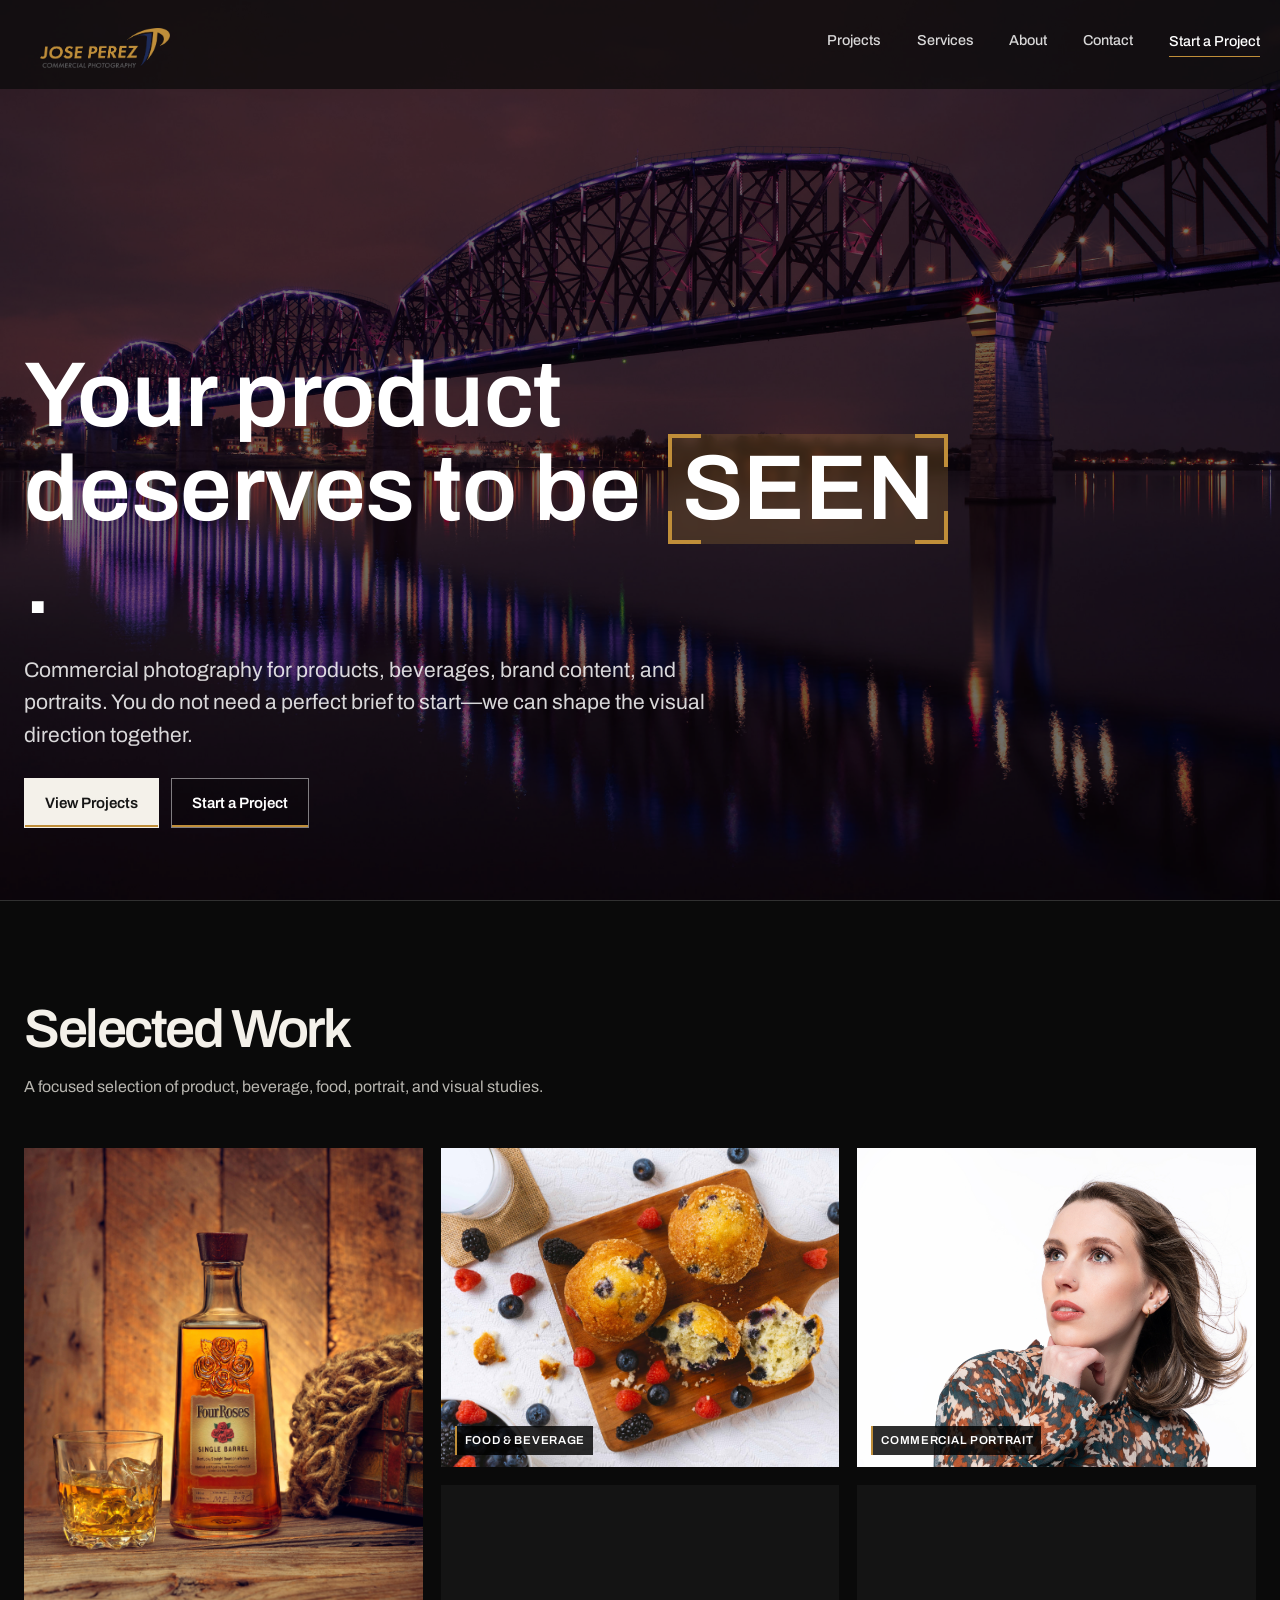
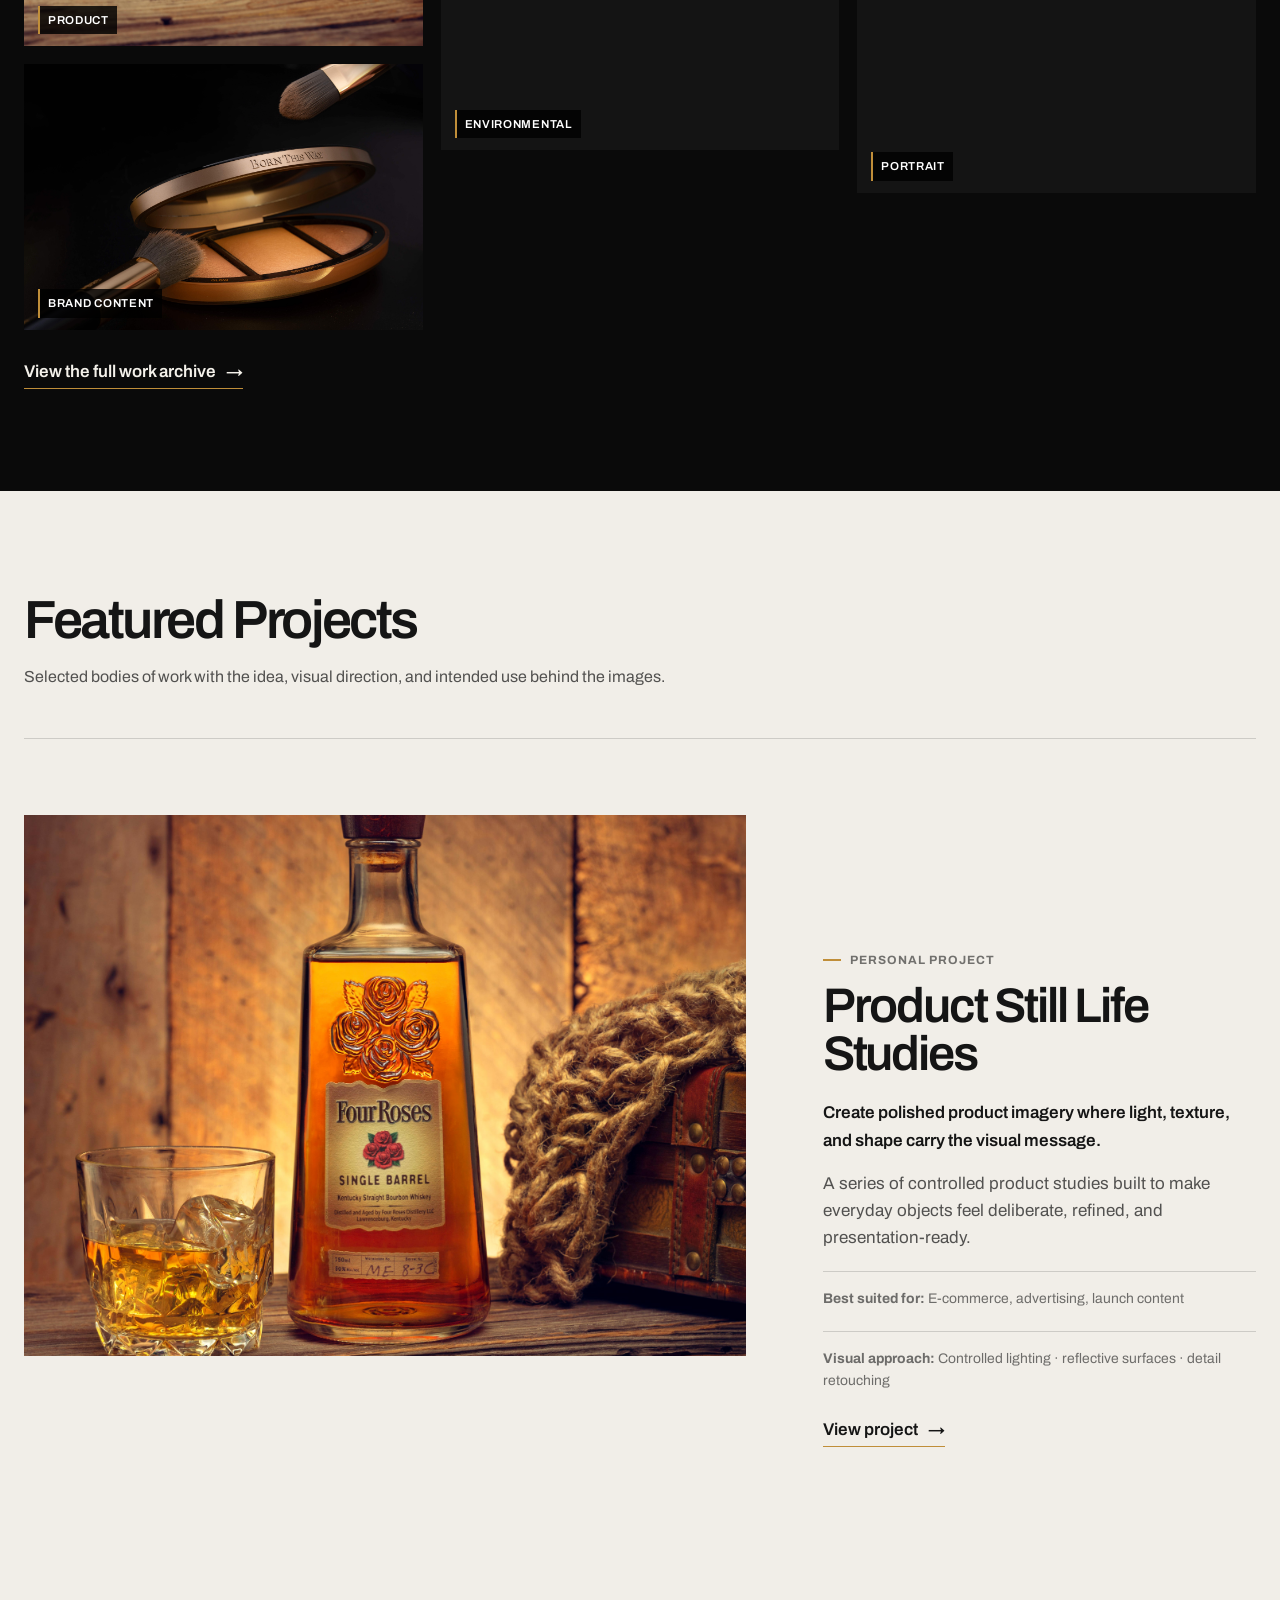
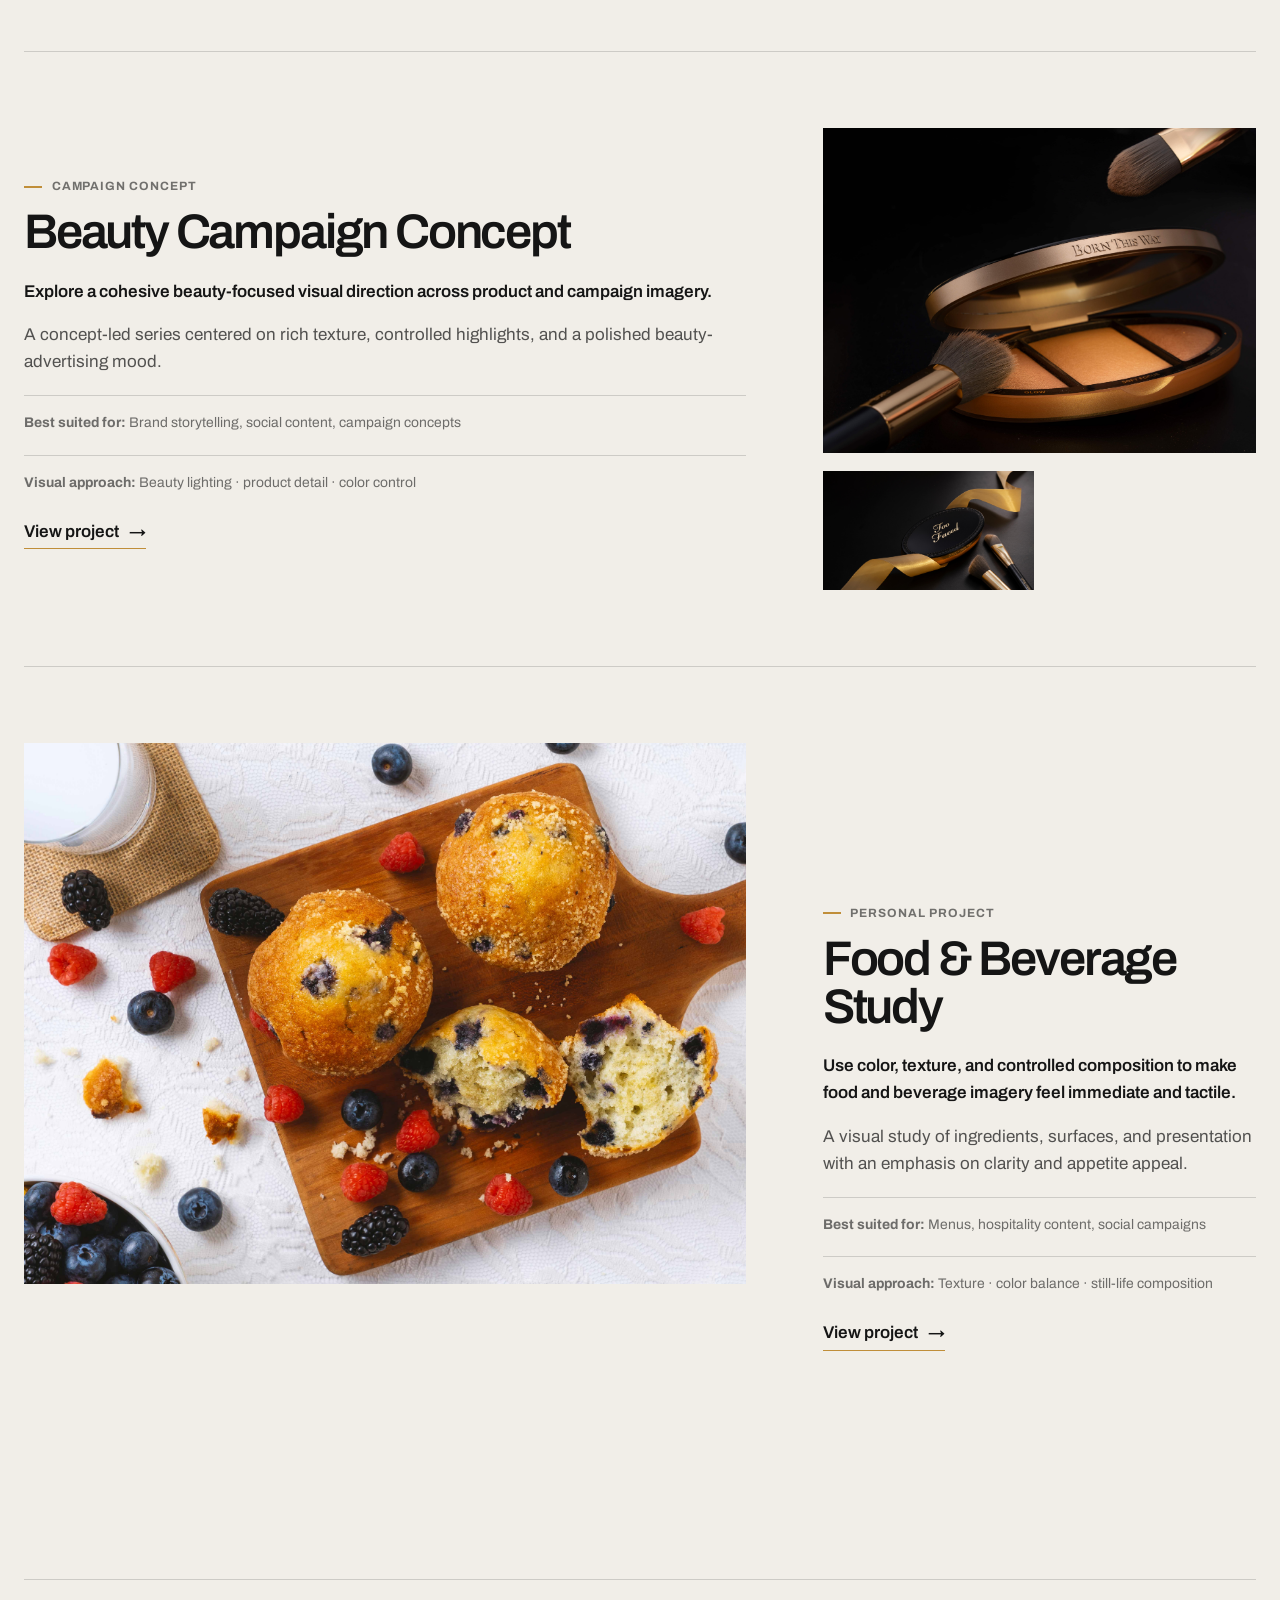
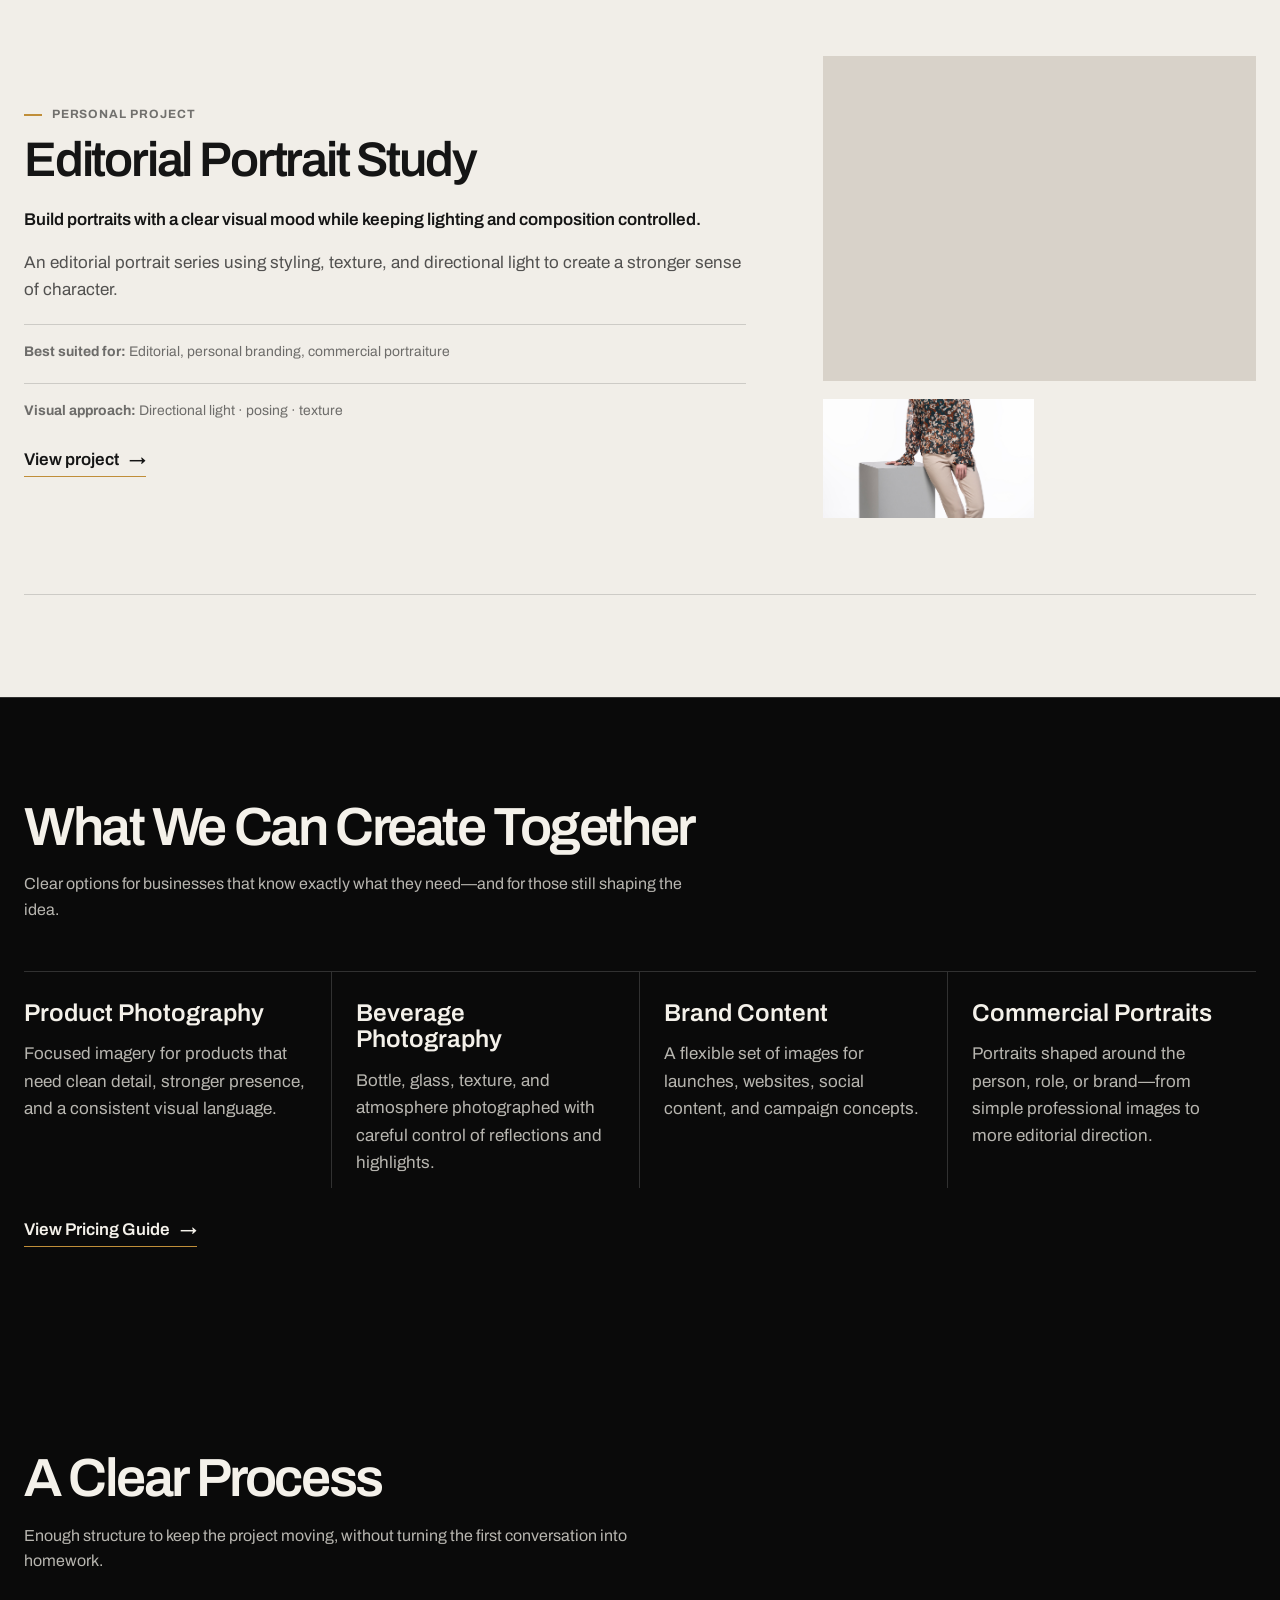
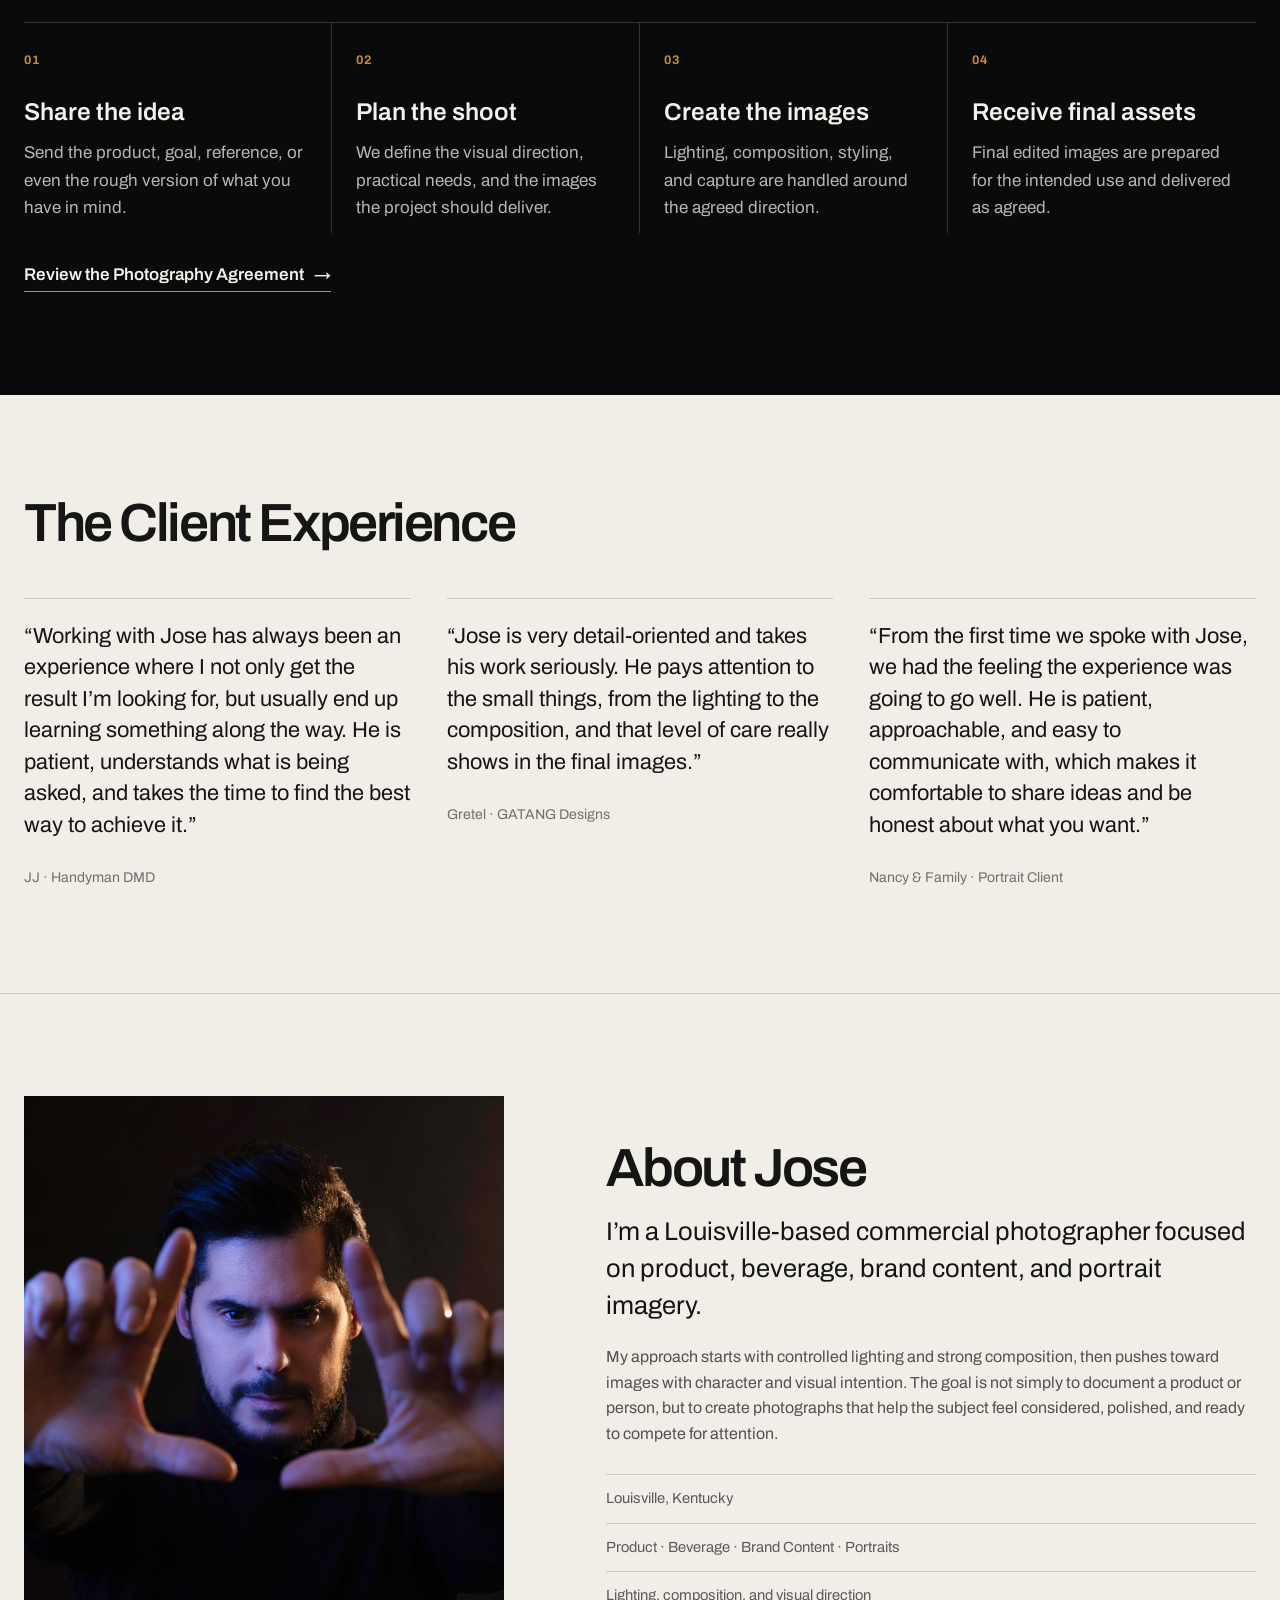
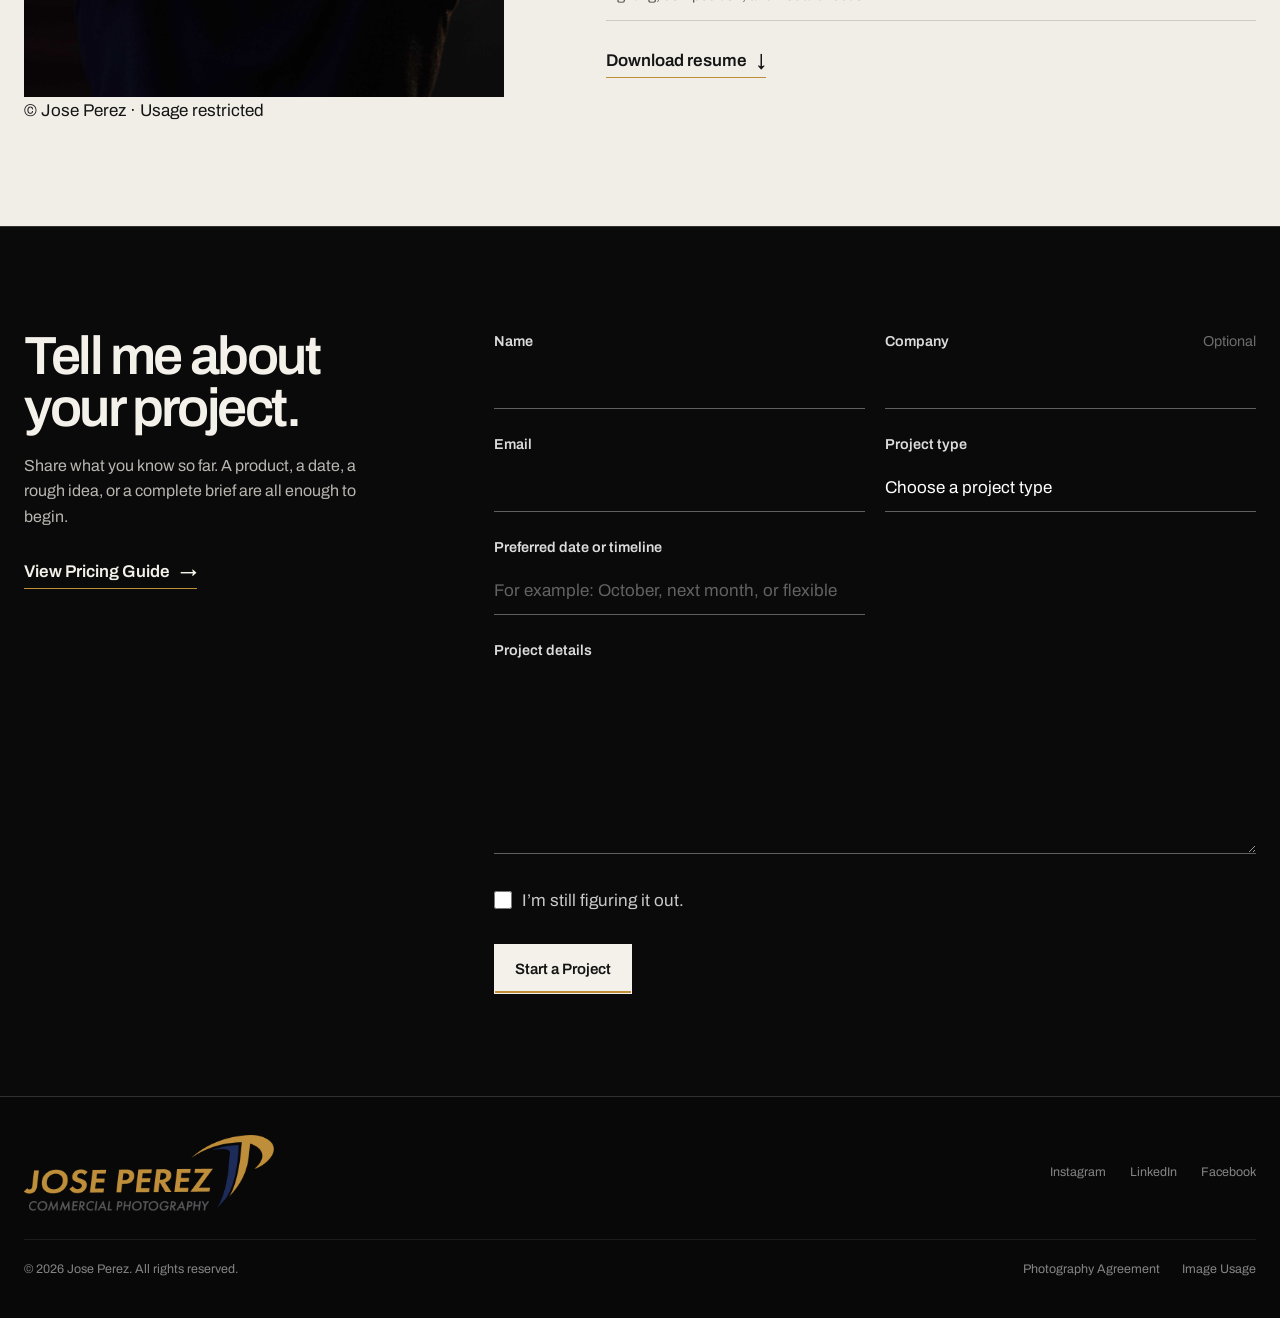
<file: index.html>
<!DOCTYPE html>
<html lang="en">
<head>
  <meta charset="UTF-8" />
  <meta name="viewport" content="width=device-width, initial-scale=1.0" />
  <meta name="description" content="Commercial product, beverage, brand content, and portrait photography by Jose Perez in Louisville, Kentucky." />

  <!-- Google tag (gtag.js) -->
  <script async src="https://www.googletagmanager.com/gtag/js?id=G-4EHWHLPM66"></script>
  <script>
    window.dataLayer = window.dataLayer || [];
    function gtag(){dataLayer.push(arguments);}
    gtag('js', new Date());
    gtag('config', 'G-4EHWHLPM66');
  </script>

  <link rel="preconnect" href="https://fonts.googleapis.com" />
  <link rel="preconnect" href="https://fonts.gstatic.com" crossorigin />
  <link href="https://fonts.googleapis.com/css2?family=Archivo:wght@400;500;600;700&display=swap" rel="stylesheet" />
  <link rel="preload" as="image" href="images/product/0-20.jpg" fetchpriority="high" />

  <link rel="stylesheet" href="css/styles.css" />
  <title>Jose Perez | Commercial Photographer</title>
</head>
<body class="page-home">
  <div id="header"></div>

  <!-- Immediate visual fallback. JS replaces this progressively with a session-stable random selection. -->
  <div id="cont_background" class="hero-background" aria-hidden="true"></div>

  <main id="main-content">
    <!-- HERO -->
    <section id="top" class="hero-section">
      <div class="hero-inner">
        <h1 class="hero-title">
          Your product deserves to be
          <span class="viewfinder-word">
            <span class="viewfinder-blur" aria-hidden="true"></span>
            <span class="viewfinder-text">seen</span>
          </span>.
        </h1>
        <p class="hero-copy">
          Commercial photography for products, beverages, brand content, and portraits. You do not need a perfect brief to start—we can shape the visual direction together.
        </p>
        <div class="hero-actions">
          <a class="button button-primary" href="#projects">View Projects</a>
          <a class="button button-secondary" href="#contact">Start a Project</a>
        </div>
   <!--  <img class="hero-logo hero-signature" src="images/Logocolor.png" alt="Jose Perez Commercial Photography" />-->   
      </div>
    </section>

    <!-- SELECTED WORK -->
    <section id="selected-work" class="section section-dark selected-work-section">
      <div class="section-shell">
        <div class="section-heading section-heading-left">
          <h2>Selected Work</h2>
          <p>A focused selection of product, beverage, food, portrait, and visual studies.</p>
        </div>

        <div id="selectedWorkGrid" class="selected-work-grid" aria-live="polite"></div>

        <a class="text-link" href="gallery.html?service=photography">View the full work archive <span aria-hidden="true">→</span></a>
      </div>
    </section>

    <!-- FEATURED PROJECTS -->
    <section id="projects" class="section section-light projects-section">
      <div class="section-shell">
        <div class="section-heading section-heading-left">
          <h2>Featured Projects</h2>
          <p>Selected bodies of work with the idea, visual direction, and intended use behind the images.</p>
        </div>
        <div id="featuredProjects" class="projects-list" aria-live="polite"></div>
      </div>
    </section>

    <!-- SERVICES -->
    <section id="services" class="section section-dark services-section">
      <div class="section-shell">
        <div class="section-heading section-heading-left">
          <h2>What We Can Create Together</h2>
          <p>Clear options for businesses that know exactly what they need—and for those still shaping the idea.</p>
        </div>
        <div id="servicesGrid" class="services-grid"></div>
        <div class="services-actions">
          <a
            class="text-link"
            href="data/Jose_Perez_Commercial_Photography_Pricing_Guide.pdf"
            target="_blank"
          >
            View Pricing Guide <span aria-hidden="true">→</span>
          </a>
        </div>
      </div>
      
    </section>

    <!-- PROCESS -->
    <section id="process" class="section section-dark process-section">
      <div class="section-shell">
        <div class="section-heading section-heading-left">
          <h2>A Clear Process</h2>
          <p>Enough structure to keep the project moving, without turning the first conversation into homework.</p>
          
        </div>
        <ol id="processGrid" class="process-grid"></ol>
        <a class="text-link"  href="data/Jose_Perez_Commercial_Photography_Agreement.pdf"  target="_blank"> Review the Photography Agreement <span aria-hidden="true">→</span></a>
      </div>
    </section>

    <!-- TESTIMONIALS: JS hides the entire section if none are published -->
    <section id="client-experience" class="section section-light testimonials-section" hidden>
      <div class="section-shell">
        <div class="section-heading section-heading-left">
          <h2>The Client Experience</h2>
        </div>
        <div id="testimonialsGrid" class="testimonials-grid"></div>
      </div>
    </section>

    <!-- ABOUT -->
    <section id="about" class="section section-light about-section">
      <div class="section-shell about-layout">
        <div class="about-image-wrap image-protected">
          <img class="protected-photo" src="images/selfportrait/0-3.jpg" alt="Portrait of photographer Jose Perez" loading="lazy" decoding="async" draggable="false" />
          <span class="image-rights-mark">© Jose Perez · Usage restricted</span>
        </div>
        <div class="about-copy">
          <h2>About Jose</h2>
          <p id="aboutLead" class="about-lead"></p>
          <p id="aboutBody"></p>
          <div id="aboutHighlights" class="about-highlights"></div>
          <a class="text-link resume-link" href="data/RESUME_PEREZ.pdf" download>Download resume <span aria-hidden="true">↓</span></a>
        </div>
      </div>
    </section>

    <!-- CONTACT -->
    <section id="contact" class="section section-dark contact-section">
      <div class="section-shell contact-layout">
        <div class="contact-copy">
          <h2>Tell me about your project.</h2>
        
          <p>
            Share what you know so far. A product, a date, a rough idea,
            or a complete brief are all enough to begin.
          </p>
        
          <a
            class="text-link"
            href="data/Jose_Perez_Commercial_Photography_Pricing_Guide.pdf"
            target="_blank"
          >
            View Pricing Guide <span aria-hidden="true">→</span>
          </a>
        </div>

        <form id="contactForm" action="https://formsubmit.co/jlprezc@gmail.com" method="POST" class="contact-form">
          <div class="form-field">
            <label for="name">Name</label>
            <input type="text" name="name" id="name" autocomplete="name" required />
          </div>

          <div class="form-field">
            <label for="company">Company <span class="optional">Optional</span></label>
            <input type="text" name="company" id="company" autocomplete="organization" />
          </div>

          <div class="form-field">
            <label for="email">Email</label>
            <input type="email" name="email" id="email" autocomplete="email" required />
          </div>

          <div class="form-field">
            <label for="project_type">Project type</label>
            <select name="project_type" id="project_type">
              <option value="">Choose a project type</option>
            </select>
          </div>

          <div class="form-field">
            <label for="timeline">Preferred date or timeline</label>
            <input type="text" name="timeline" id="timeline" placeholder="For example: October, next month, or flexible" />
          </div>

          <div class="form-field form-field-full">
            <label for="message">Project details</label>
            <textarea name="message" id="message" rows="6" required></textarea>
          </div>

          <label class="form-check form-field-full" for="still_figuring">
            <input type="checkbox" name="still_figuring" id="still_figuring" value="Yes" />
            <span>I’m still figuring it out.</span>
          </label>

          <div class="form-actions form-field-full">
            <button type="submit" class="button button-primary">Start a Project</button>
          </div>

          <input type="hidden" name="_captcha" value="false" />
          <input type="hidden" name="_subject" value="New commercial photography inquiry" />
        </form>
      </div>
    </section>
  </main>

  <!-- LIGHTBOX -->
  <div id="popupOverlay" class="lightbox" role="dialog" aria-modal="true" aria-label="Expanded photograph" hidden>
    <button type="button" class="lightbox-close" id="closeLightbox" aria-label="Close image">×</button>
    <button type="button" class="lightbox-nav lightbox-prev" id="prevBtn" aria-label="Previous image">←</button>
    <img id="popupImage" class="protected-photo" alt="" draggable="false" />
    <a class="lightbox-rights" href="copyright.html">© Jose Perez · Images may not be reproduced or used without permission</a>
    <button type="button" class="lightbox-nav lightbox-next" id="nextBtn" aria-label="Next image">→</button>
  </div>

  <div class="popup" id="pop_up" role="status" aria-live="polite">
    <div class="innerpop">
      <button class="closeBtn" type="button" onclick="closePopup()" aria-label="Close message">×</button>
      <p>Thank you for your message. I'll respond shortly.</p>
    </div>
  </div>


  <footer class="site-footer" id="foot_bar">

    <div class="footer-main">
      <a class="site-footer-brand" href="index.html" aria-label="Jose Perez Photography">
        <img src="images/Logocolor.png" alt="" />
      </a>
  
      <div class="site-footer-links">
        <a href="https://www.instagram.com/jlperezc87" target="_blank" rel="noreferrer">
          Instagram
        </a>
        <a href="https://www.linkedin.com/in/jlperezc87" target="_blank" rel="noreferrer">
          LinkedIn
        </a>
        <a href="https://www.facebook.com/jlperezc" target="_blank" rel="noreferrer">
          Facebook
        </a>
      </div>
    </div>
  
    <div class="footer-bottom">
      <a href="copyright.html">
        <span id="copyright"></span>
      </a>
  
      <div class="footer-legal">
        <a
          href="data/Jose_Perez_Commercial_Photography_Agreement.pdf"
          target="_blank"
        >
          Photography Agreement
        </a>
  
        <a href="copyright.html">
          Image Usage
        </a>
      </div>
    </div>
  
  </footer>

  <script src="script/script.js"></script>
</body>
</html>
</file>
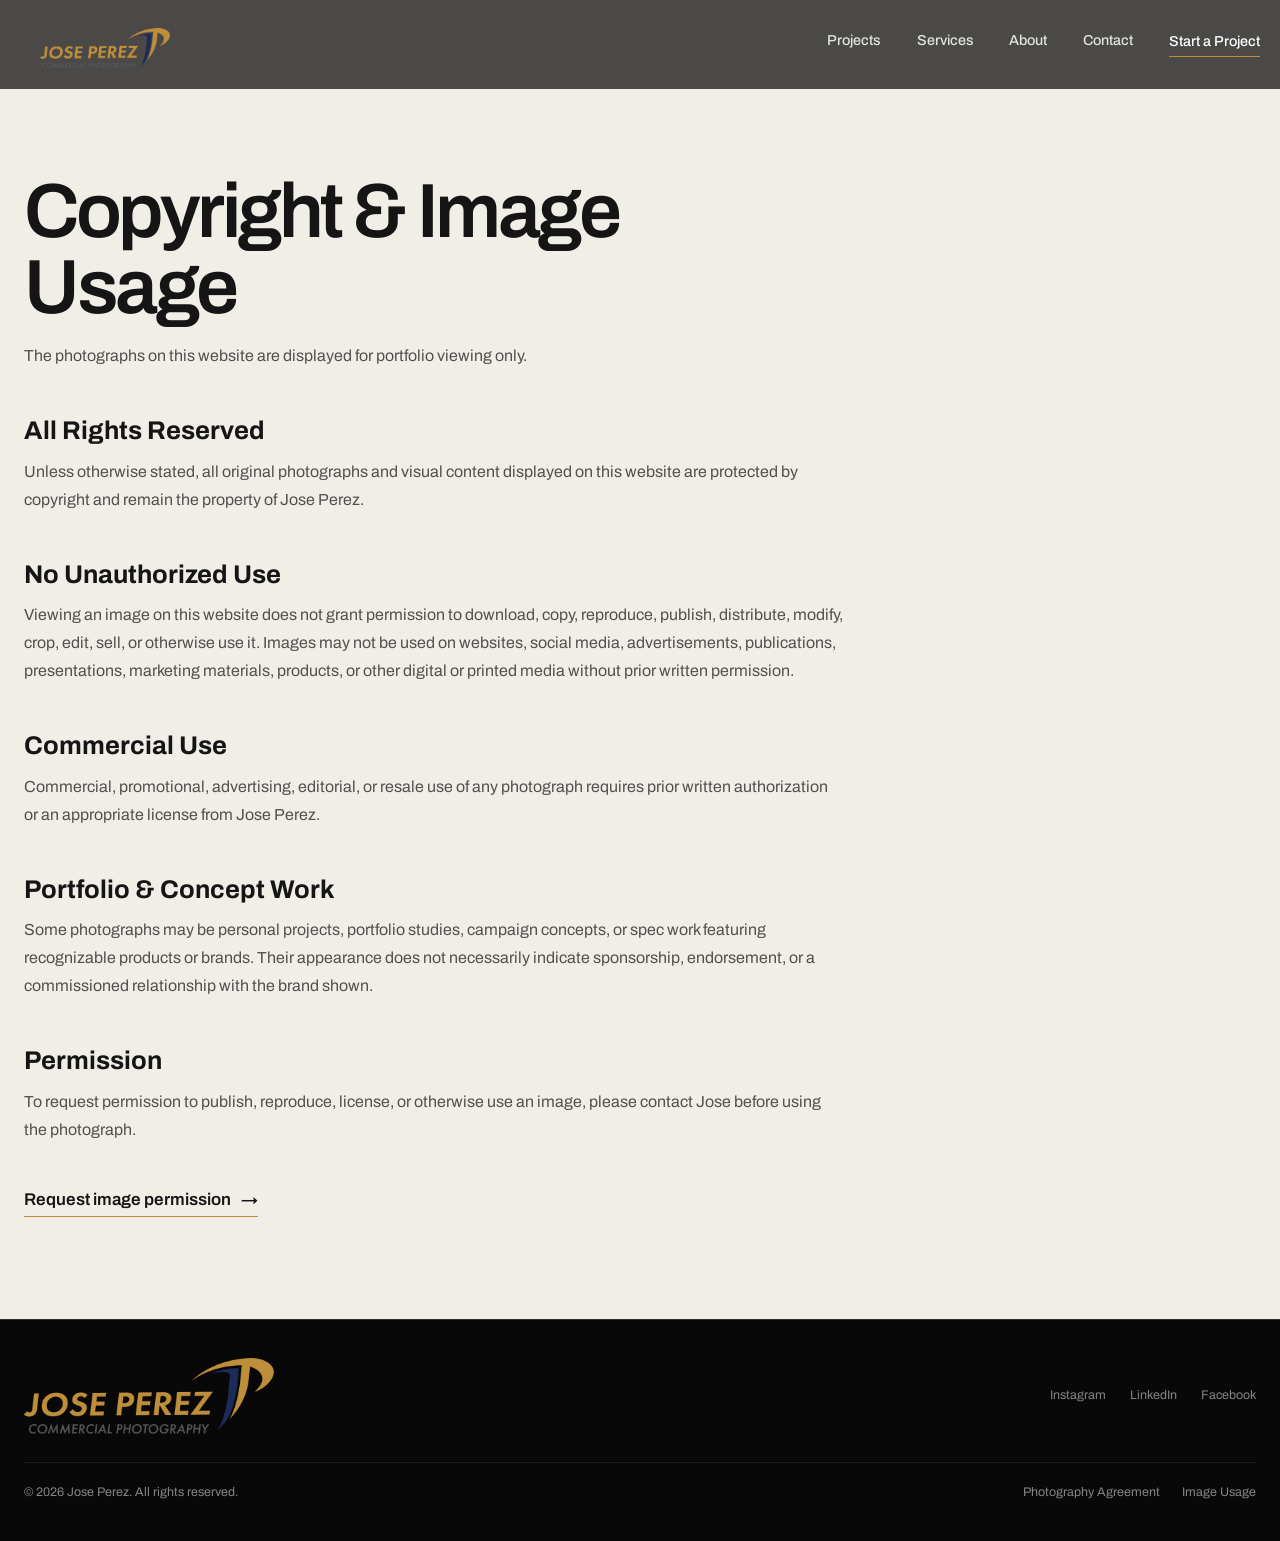
<file: copyright.html>
<!DOCTYPE html>
<html lang="en">
<head>
  <meta charset="UTF-8" />
  <meta name="viewport" content="width=device-width, initial-scale=1.0" />
  <meta
    name="description"
    content="Copyright and image usage terms for photography displayed on the Jose Perez Commercial Photography website."
  />

  <link rel="preconnect" href="https://fonts.googleapis.com" />
  <link rel="preconnect" href="https://fonts.gstatic.com" crossorigin />
  <link
    href="https://fonts.googleapis.com/css2?family=Archivo:wght@400;500;600;700&display=swap"
    rel="stylesheet"
  />

  <link rel="stylesheet" href="css/styles.css" />
  <title>Copyright & Image Usage | Jose Perez</title>
</head>

<body class="page-legal">
  <div id="header"></div>

  <main id="main-content">
    <section class="section section-light legal-page">
      <div class="section-shell">
        <div class="section-heading section-heading-left legal-heading">
          <h1>Copyright &amp; Image Usage</h1>
          <p>
            The photographs on this website are displayed for portfolio viewing only.
          </p>
        </div>

        <div class="legal-content">
          <h2>All Rights Reserved</h2>
          <p>
            Unless otherwise stated, all original photographs and visual content displayed
            on this website are protected by copyright and remain the property of Jose Perez.
          </p>

          <h2>No Unauthorized Use</h2>
          <p>
            Viewing an image on this website does not grant permission to download, copy,
            reproduce, publish, distribute, modify, crop, edit, sell, or otherwise use it.
            Images may not be used on websites, social media, advertisements, publications,
            presentations, marketing materials, products, or other digital or printed media
            without prior written permission.
          </p>

          <h2>Commercial Use</h2>
          <p>
            Commercial, promotional, advertising, editorial, or resale use of any photograph
            requires prior written authorization or an appropriate license from Jose Perez.
          </p>

          <h2>Portfolio &amp; Concept Work</h2>
          <p>
            Some photographs may be personal projects, portfolio studies, campaign concepts,
            or spec work featuring recognizable products or brands. Their appearance does not
            necessarily indicate sponsorship, endorsement, or a commissioned relationship with
            the brand shown.
          </p>

          <h2>Permission</h2>
          <p>
            To request permission to publish, reproduce, license, or otherwise use an image,
            please contact Jose before using the photograph.
          </p>

          <a class="text-link" href="index.html#contact">
            Request image permission <span aria-hidden="true">→</span>
          </a>
        </div>
      </div>
    </section>
  </main>

 
  <footer class="site-footer" id="foot_bar">

    <div class="footer-main">
      <a class="site-footer-brand" href="index.html" aria-label="Jose Perez Photography">
        <img src="images/Logocolor.png" alt="" />
      </a>
  
      <div class="site-footer-links">
        <a href="https://www.instagram.com/jlperezc87" target="_blank" rel="noreferrer">
          Instagram
        </a>
        <a href="https://www.linkedin.com/in/jlperezc87" target="_blank" rel="noreferrer">
          LinkedIn
        </a>
        <a href="https://www.facebook.com/jlperezc" target="_blank" rel="noreferrer">
          Facebook
        </a>
      </div>
    </div>
  
    <div class="footer-bottom">
      <a href="copyright.html">
        <span id="copyright"></span>
      </a>
  
      <div class="footer-legal">
        <a
          href="data/Jose_Perez_Commercial_Photography_Agreement.pdf"
          target="_blank"
        >
          Photography Agreement
        </a>
  
        <a href="copyright.html">
          Image Usage
        </a>
      </div>
    </div>
  
  </footer>

  <script src="script/script.js"></script>
</body>
</html>
</file>
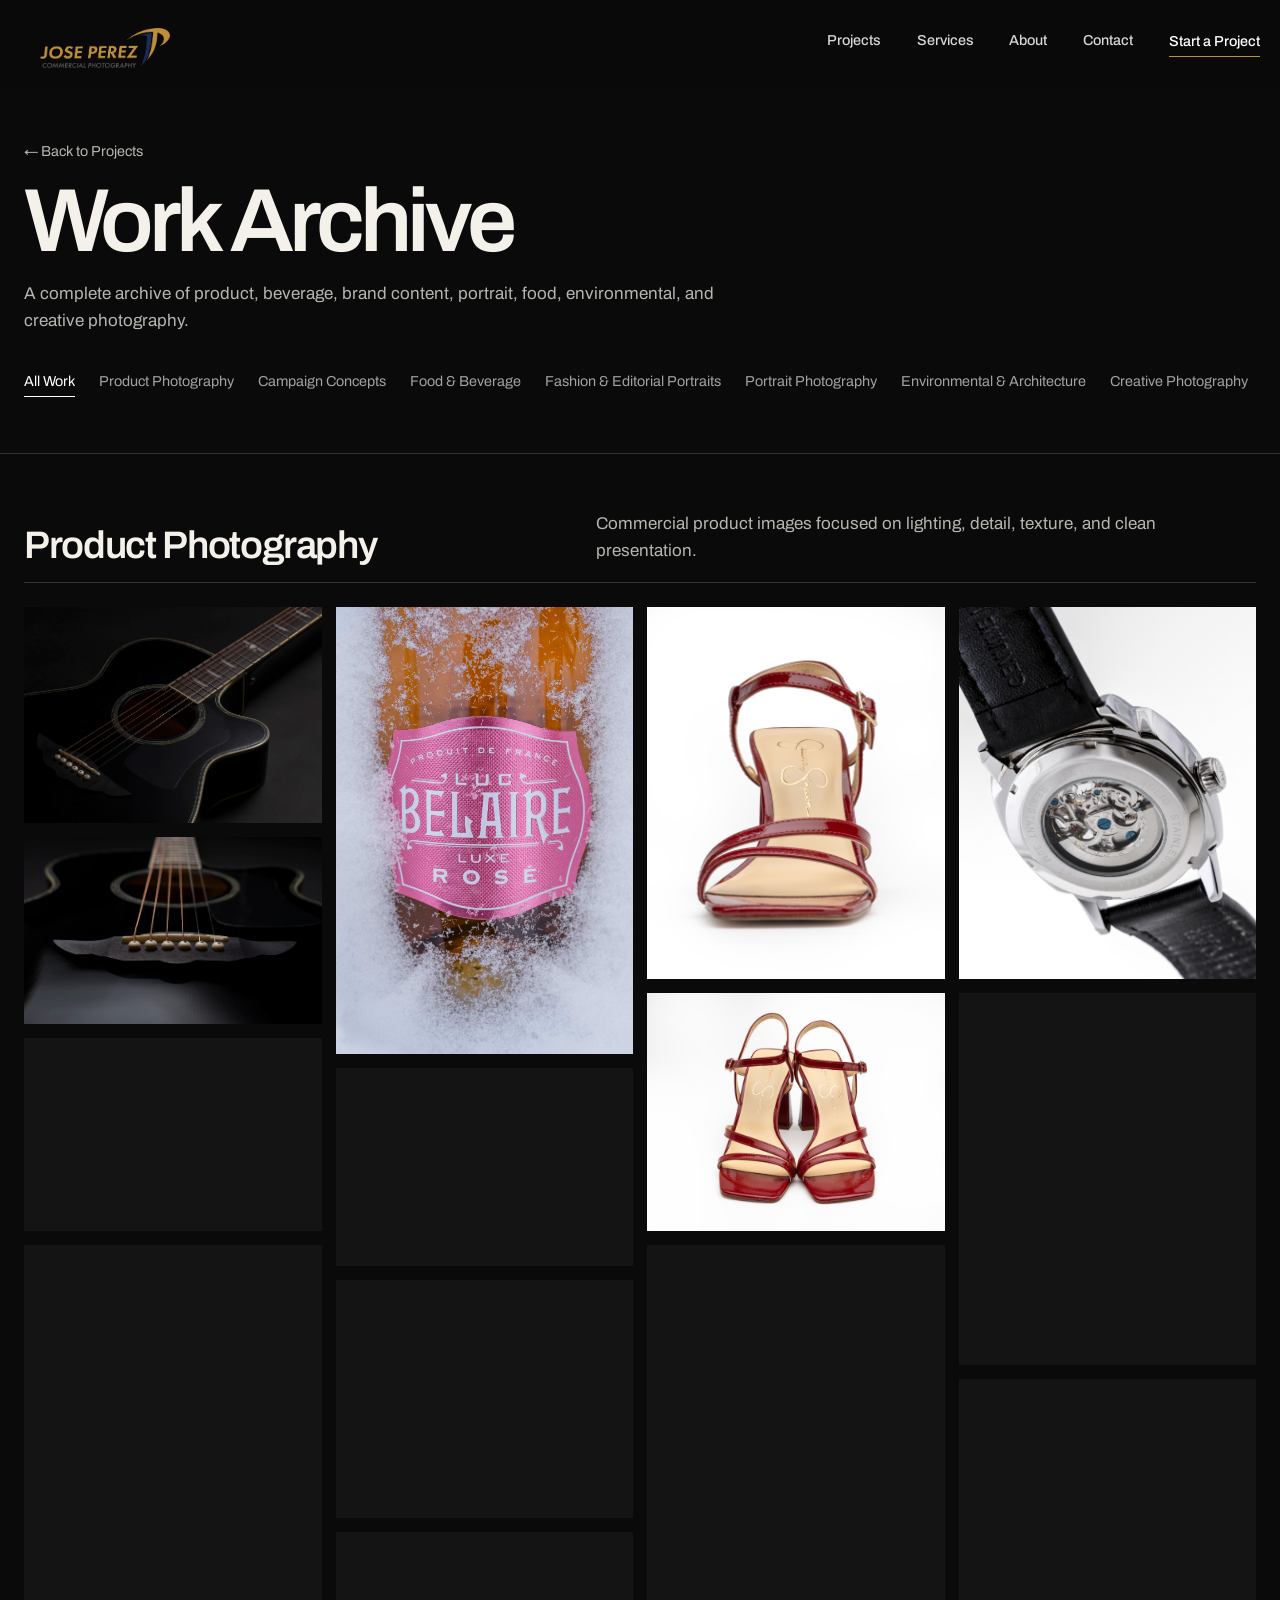
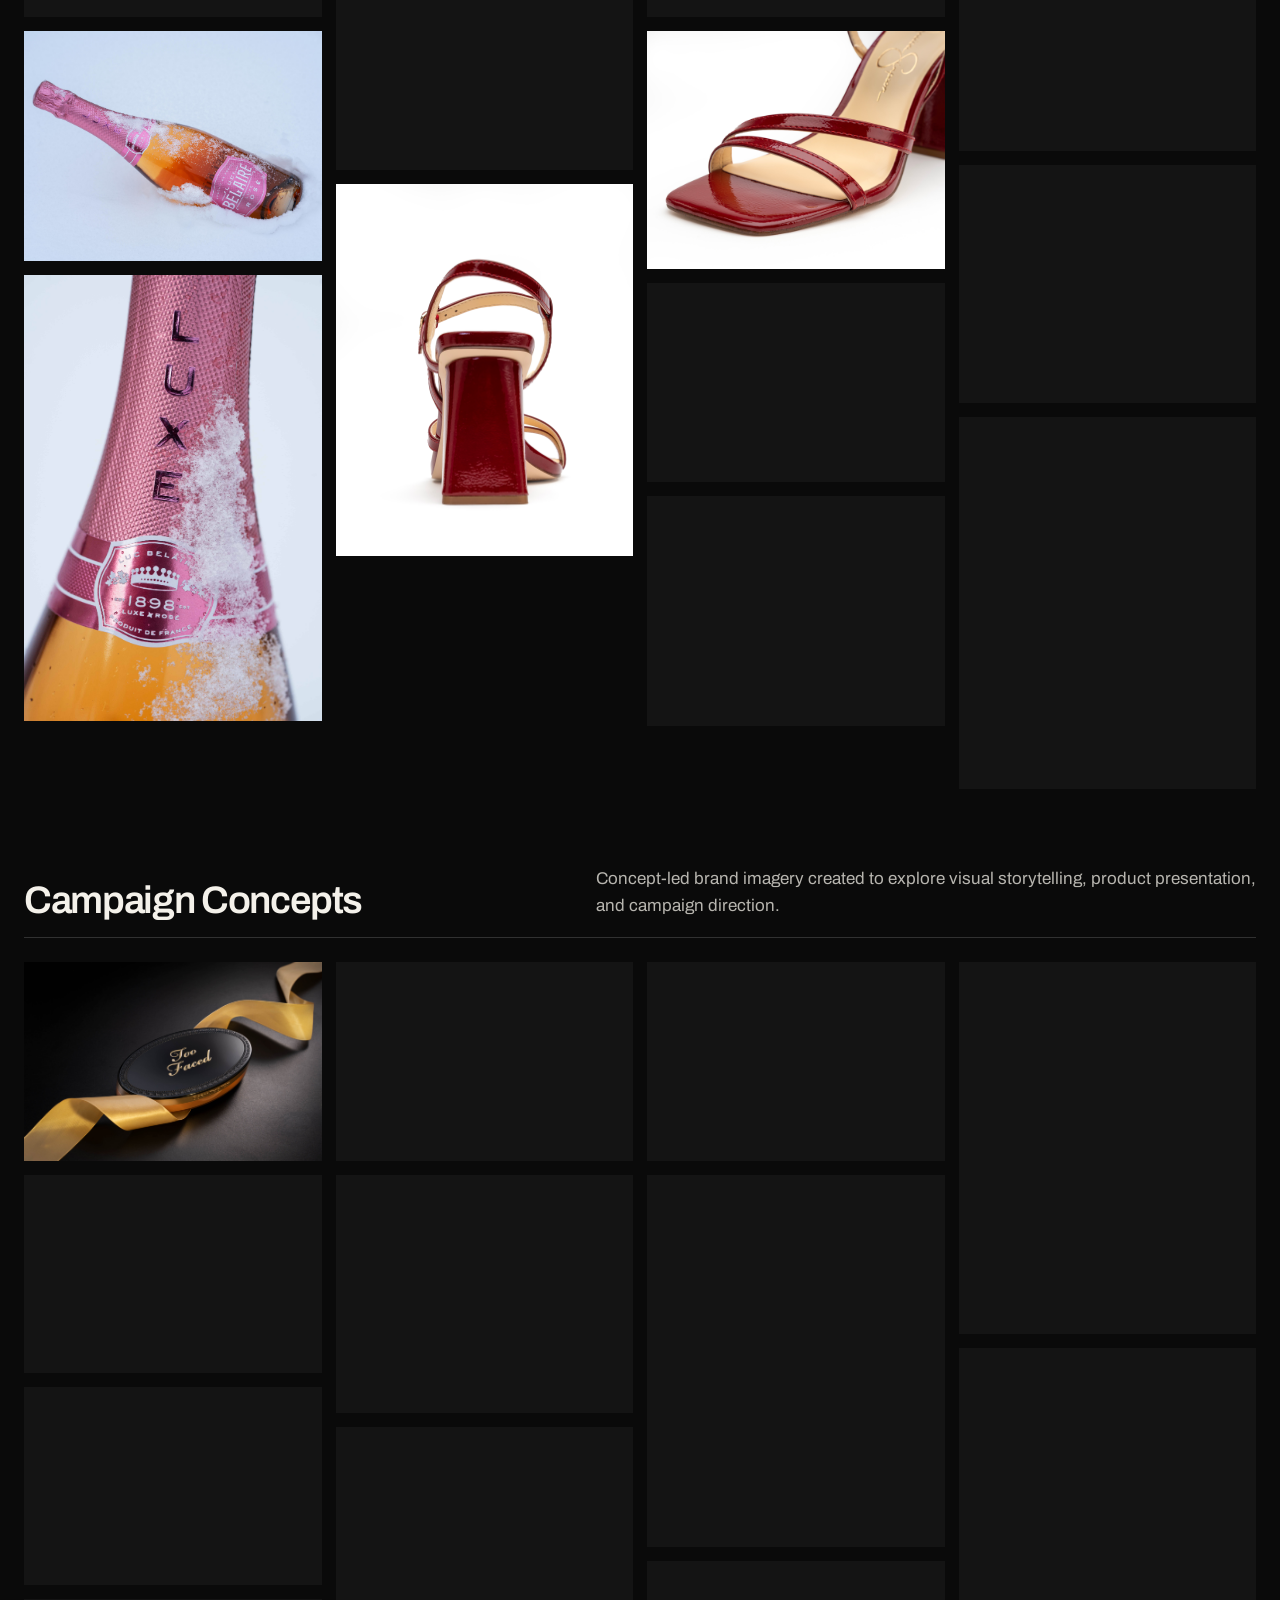
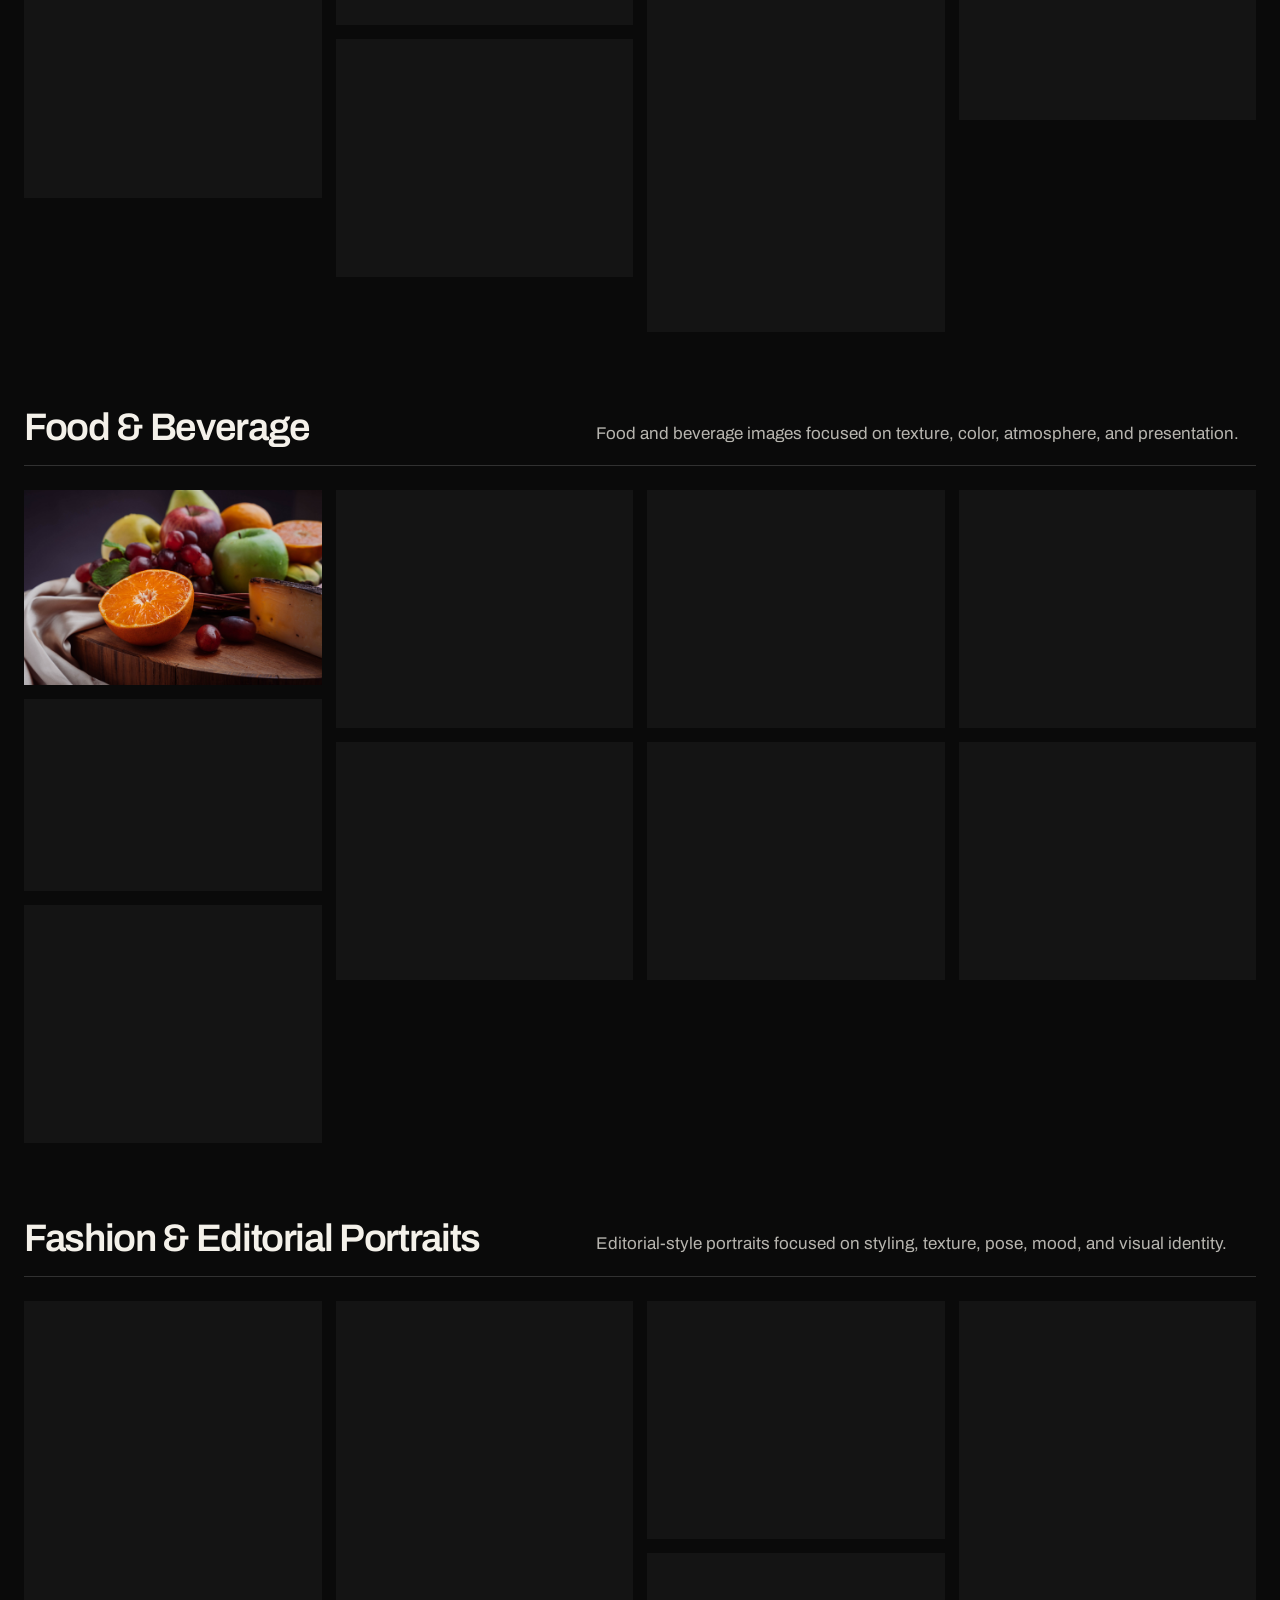
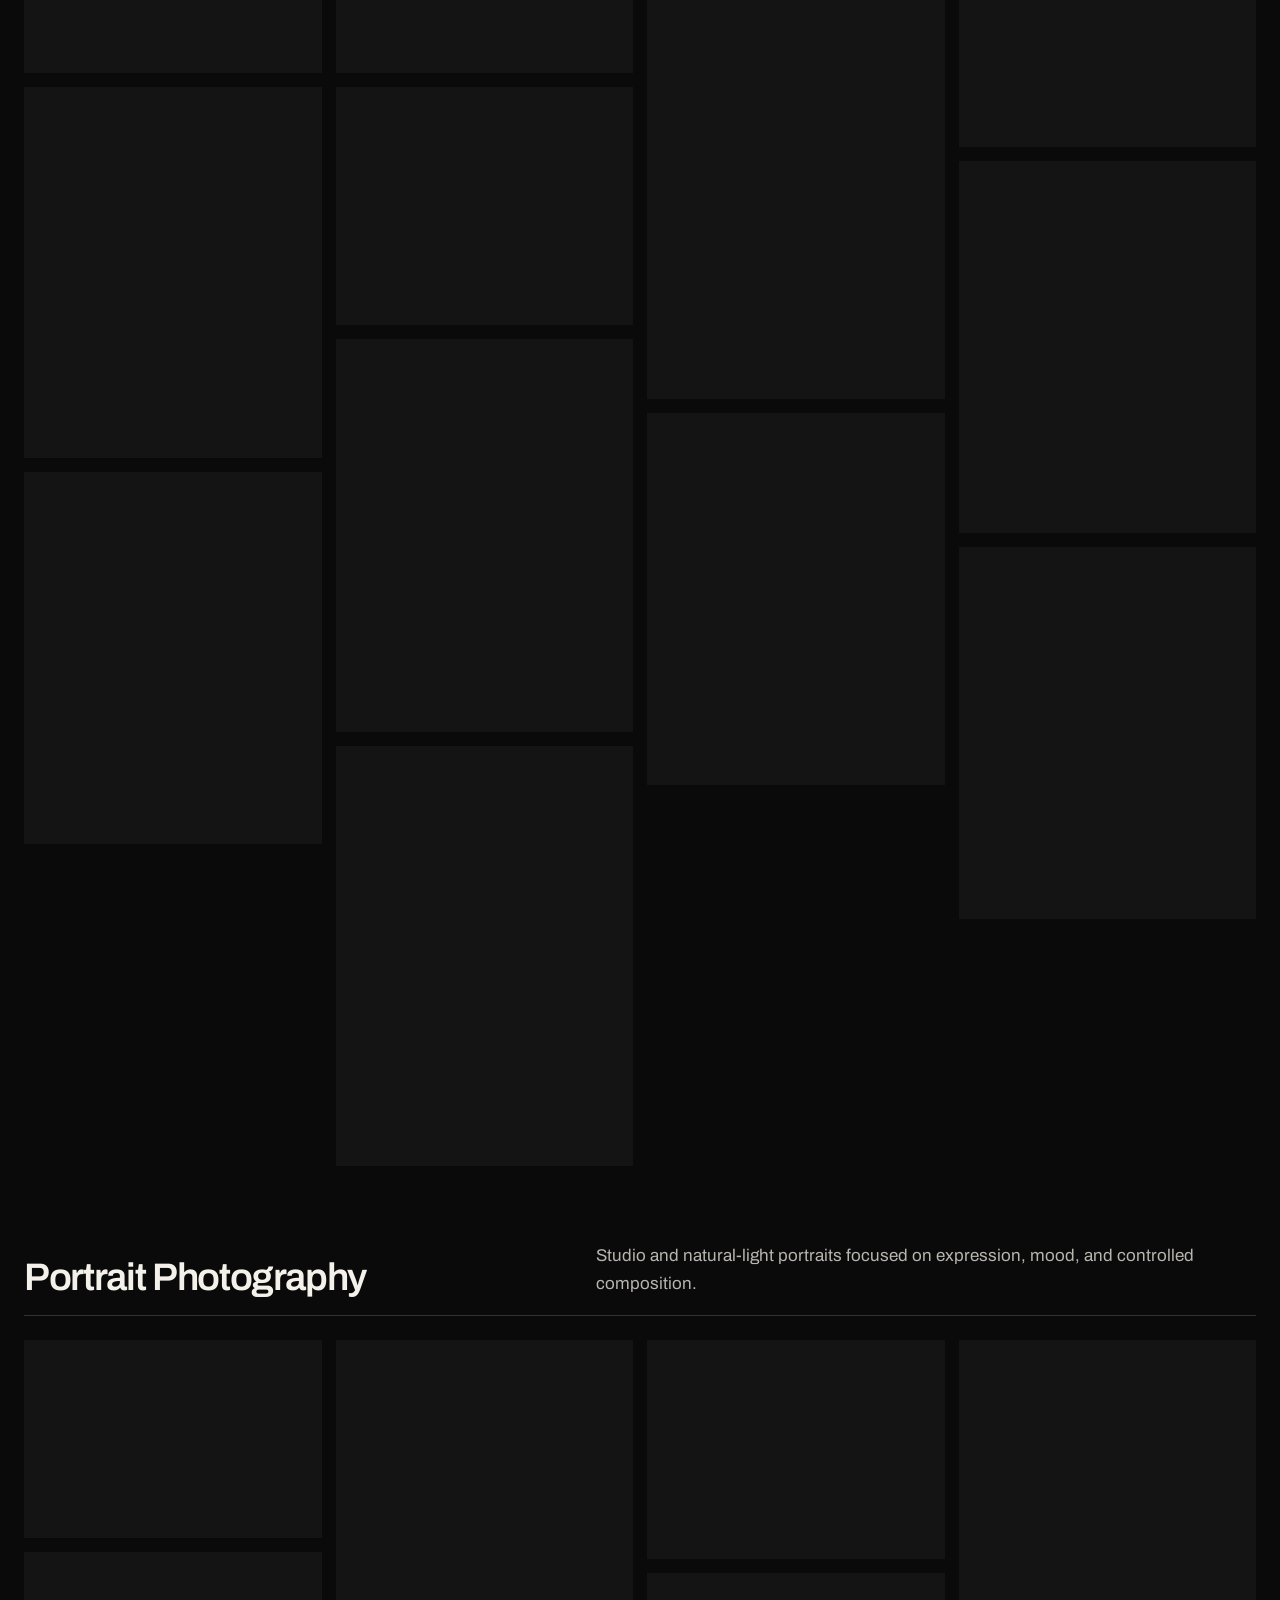
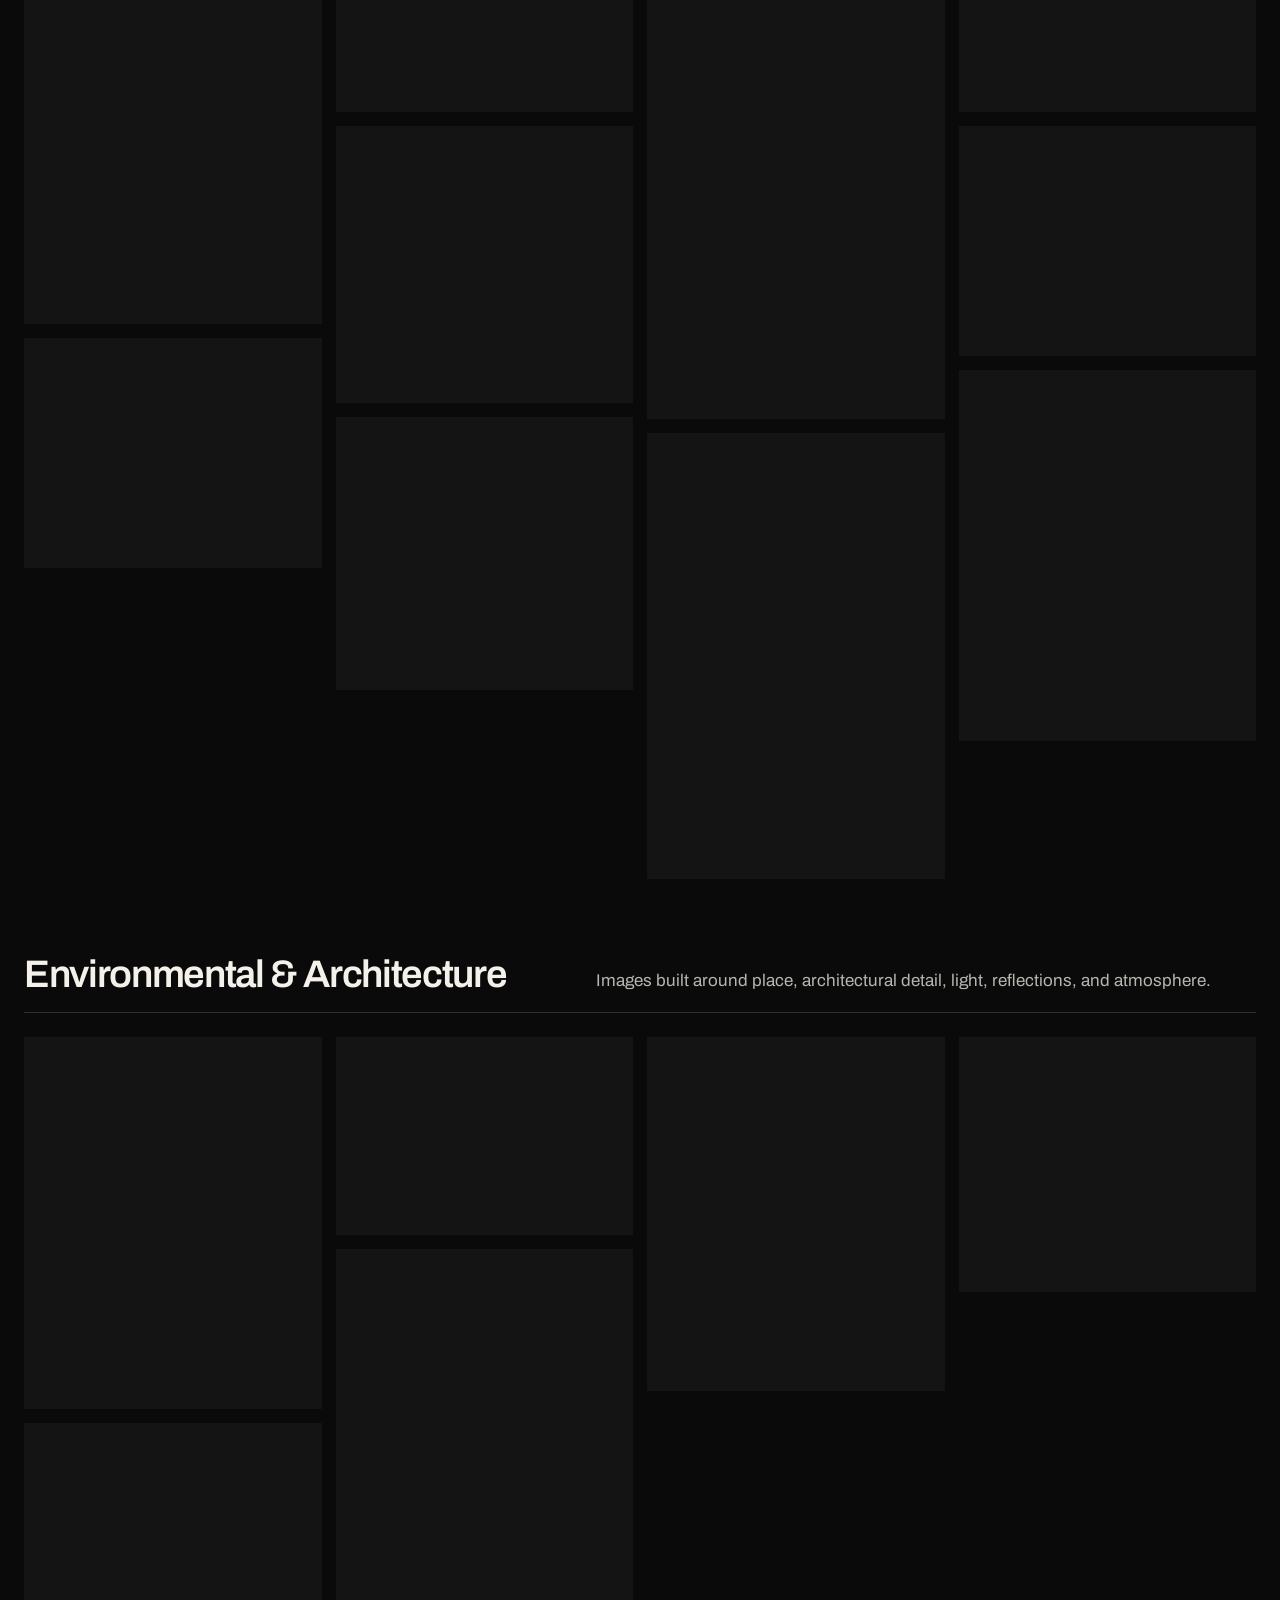
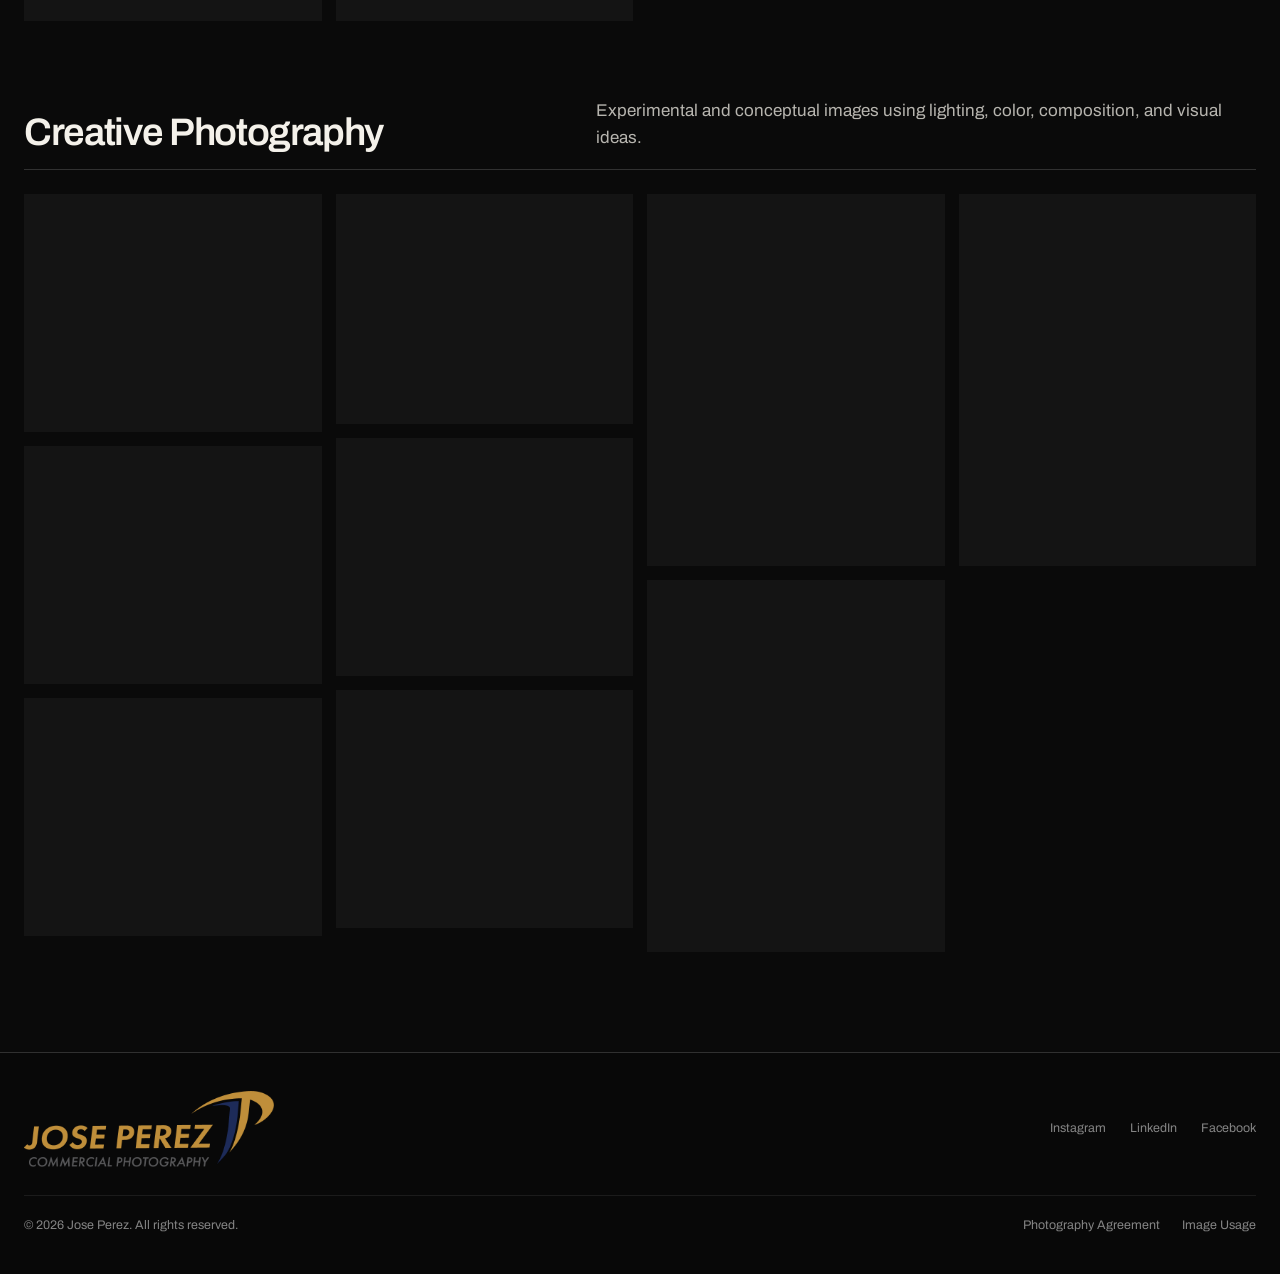
<file: gallery.html>
<!DOCTYPE html>
<html lang="en">
<head>
  <meta charset="UTF-8" />
  <meta name="viewport" content="width=device-width, initial-scale=1.0" />
  <meta name="description" content="Browse commercial product, beverage, brand content, portrait, food, and environmental photography by Jose Perez." />

  <!-- Google tag (gtag.js) -->
  <script async src="https://www.googletagmanager.com/gtag/js?id=G-4EHWHLPM66"></script>
  <script>
    window.dataLayer = window.dataLayer || [];
    function gtag(){dataLayer.push(arguments);}
    gtag('js', new Date());
    gtag('config', 'G-4EHWHLPM66');
  </script>

  <link rel="preconnect" href="https://fonts.googleapis.com" />
  <link rel="preconnect" href="https://fonts.gstatic.com" crossorigin />
  <link href="https://fonts.googleapis.com/css2?family=Archivo:wght@400;500;600;700&display=swap" rel="stylesheet" />
  <link rel="stylesheet" href="css/styles.css" />
  <title>Work Archive | Jose Perez Photography</title>
</head>
<body class="page-gallery">
  <div id="header"></div>

  <main id="main-content" class="archive-main">
    <section class="archive-hero">
      <div class="section-shell archive-hero-inner">
        <p class="archive-back"><a href="index.html#projects">← Back to Projects</a></p>
        <h1 id="gallery_title">Work Archive</h1>
        <p id="gallery_desc">A complete archive of selected photography, organized by area of work.</p>
        <nav id="galleryCategoryNav" class="archive-nav" aria-label="Gallery categories"></nav>
      </div>
    </section>

    <section class="archive-section">
      <div class="section-shell">
        <div id="gallery_grid" class="archive-groups" aria-live="polite"></div>
      </div>
    </section>
  </main>

  <div id="popupOverlay" class="lightbox" role="dialog" aria-modal="true" aria-label="Expanded photograph" hidden>
    <button type="button" class="lightbox-close" id="closeLightbox" aria-label="Close image">×</button>
    <button type="button" class="lightbox-nav lightbox-prev" id="prevBtn" aria-label="Previous image">←</button>
    <img id="popupImage" class="protected-photo" alt="" draggable="false" />
    <a class="lightbox-rights" href="copyright.html">© Jose Perez ·  Usage restricted</a>
    <button type="button" class="lightbox-nav lightbox-next" id="nextBtn" aria-label="Next image">→</button>
  </div>


  <footer class="site-footer" id="foot_bar">

    <div class="footer-main">
      <a class="site-footer-brand" href="index.html" aria-label="Jose Perez Photography">
        <img src="images/Logocolor.png" alt="" />
      </a>
  
      <div class="site-footer-links">
        <a href="https://www.instagram.com/jlperezc87" target="_blank" rel="noreferrer">
          Instagram
        </a>
        <a href="https://www.linkedin.com/in/jlperezc87" target="_blank" rel="noreferrer">
          LinkedIn
        </a>
        <a href="https://www.facebook.com/jlperezc" target="_blank" rel="noreferrer">
          Facebook
        </a>
      </div>
    </div>
  
    <div class="footer-bottom">
      <a href="copyright.html">
        <span id="copyright"></span>
      </a>
  
      <div class="footer-legal">
        <a
          href="data/Jose_Perez_Commercial_Photography_Agreement.pdf"
          target="_blank"
        >
          Photography Agreement
        </a>
  
        <a href="copyright.html">
          Image Usage
        </a>
      </div>
    </div>
  
  </footer>

  <script src="script/script.js"></script>
</body>
</html>
</file>
<file: css/styles.css>
:root {
  --bg: #0a0a0a;
  --bg-soft: #111111;
  --surface: #171717;
  --paper: #f1eee8;
  --paper-soft: #e5e0d8;
  --text: #f4f1ea;
  --text-soft: rgba(244, 241, 234, 0.74);
  --ink: #151515;
  --ink-soft: rgba(21, 21, 21, 0.72);
  --line: rgba(255, 255, 255, 0.16);
  --line-dark: rgba(21, 21, 21, 0.16);
  --accent: #c08e39;
  --accent-soft:#c08f393a;
  --content: 1240px;
  --header-h: 72px;
}

*,
*::before,
*::after {
  box-sizing: border-box;
}

html {
  scroll-behavior: smooth;
  overflow-x: hidden;
}

body {
  margin: 0;
  min-width: 320px;
  overflow-x: hidden;
  background: var(--bg);
  color: var(--text);
  font-family: "Archivo", Arial, sans-serif;
  font-size: 17px;
  line-height: 1.6;
  -webkit-font-smoothing: antialiased;
  text-rendering: optimizeLegibility;
}

body.menu-open {
  overflow: hidden;
}

img {
  display: block;
  max-width: 100%;
}

a {
  color: inherit;
  text-decoration: none;
}

button,
input,
select,
textarea {
  font: inherit;
}

button,
a,
input,
select,
textarea {
  -webkit-tap-highlight-color: transparent;
}

:focus-visible {
  outline: 2px solid #fff;
  outline-offset: 4px;
}

.section-shell {
  width: min(calc(100% - 48px), var(--content));
  margin: 0 auto;
}

.section {
  position: relative;
  padding: clamp(72px, 8vw, 120px) 0;
}

.section-dark {
  background: var(--bg);
  color: var(--text);
}

.section-light {
  background: var(--paper);
  color: var(--ink);
}

.section-heading {
  max-width: 760px;
  margin-bottom: 48px;
}

.section-heading-left {
  text-align: left;
}

.section-heading h2,
.about-copy h2,
.contact-copy h2 {
  margin: 0 0 18px;
  font-size: clamp(2.1rem, 4.2vw, 4.7rem);
  line-height: 0.98;
  font-weight: 600;
  letter-spacing: -0.045em;
}

.section-heading p,
.contact-copy p,
.about-copy p {
  margin: 0;
  max-width: 680px;
  font-size: clamp(1rem, 1.25vw, 1.16rem);
}

.section-dark .section-heading p,
.section-dark .contact-copy p {
  color: var(--text-soft);
}

.section-light .section-heading p,
.section-light .about-copy p {
  color: var(--ink-soft);
}

.text-link {
  display: inline-flex;
  align-items: center;
  gap: 10px;
  margin-top: 28px;
  border-bottom: 1px solid currentColor;
  padding-bottom: 3px;
  font-weight: 600;
}

.text-link:hover {
  opacity: 0.7;
}

/* =========================
   HEADER
========================= */
.site-header {
  position: fixed;
  inset: 0 0 auto 0;
  z-index: 1000;
  border-bottom: 1px solid transparent;
  background: rgba(10, 10, 10, 0.72);
  transition: background-color 180ms ease, border-color 180ms ease;
}

.site-header.is-scrolled {
  background: #0a0a0a;
  border-bottom-color: var(--line);
}

.site-header-inner {
  width: min(calc(100% - 40px), var(--content));
  min-height: var(--header-h);
  margin: 0 auto;
  display: flex;
  align-items: center;
  justify-content: space-between;
  gap: 28px;
}

.site-brand {
  display: inline-flex;
  align-items: center;
  width: 170px;
  min-width: 30px;
  padding: 20px;
  
}

.site-brand div {
  width: 100%;
  height: auto;
  
}

.desktop-nav {
  display: flex;
  align-items: center;
  gap: clamp(20px, 2.8vw, 42px);
  margin-left: auto;
}

.desktop-nav a,
.mobile-nav a {
  font-size: 0.9rem;
  font-weight: 500;
  color: rgba(255, 255, 255, 0.84);
}

.desktop-nav a:hover,
.mobile-nav a:hover {
  color: #fff;
}

.desktop-nav .nav-cta,
.mobile-nav .nav-cta {
  border-bottom: 1px solid rgba(255,255,255,0.7);
  padding-bottom: 3px;
}

.menu-toggle {
  display: none;
  min-height: 44px;
  border: 1px solid var(--line);
  background: transparent;
  color: #fff;
  padding: 0 14px;
  cursor: pointer;
}

.mobile-nav {
  display: none;
}

html.lightbox-open,
body.lightbox-open {
  overflow: hidden !important;
  overscroll-behavior: none;
}

body.lightbox-open {
  position: fixed;
  left: 0;
  right: 0;
  width: 100%;
}


/* =========================
   HERO
========================= */
.hero-background {
  position: fixed;
  inset: 0;
  z-index: -2;
  overflow: hidden;
  background-color: #111;
  background-image: url("../images/product/0-20.jpg");
  background-size: cover;
  background-position: center;
}

.hero-background::after {
  content: "";
  position: absolute;
  inset: 0;
  z-index: 3;
  background: rgba(0, 0, 0, 0.56);
  pointer-events: none;
}

.hero-carousel-image {
  position: absolute;
  inset: 0;
  width: 100%;
  height: 100%;
  object-fit: cover;
  object-position: center;
  opacity: 0;
  z-index: 1;
  transition: opacity 900ms ease;
}

.hero-carousel-image.is-active {
  opacity: 1;
  z-index: 2;
}

.hero-section {
  min-height: min(900px, 100svh);
  display: flex;
  align-items: flex-end;
  padding: calc(var(--header-h) + 56px) 0 clamp(56px, 8vh, 92px);
  background: transparent;
}

.hero-inner {
  width: min(calc(100% - 48px), var(--content));
  margin: 0 auto;
  display: grid;
  justify-items: start;
  gap: 26px;
}

.hero-logo {
  order: 4;
  width: min(155px, 38vw);
  max-height: 52px;
  object-fit: contain;
  object-position: left center;
  justify-self: start;
  margin-top: 8px;
}

.hero-title {
  max-width: 940px;
  margin: 0;
  color: #fff;
  font-size: clamp(3rem, 7.2vw, 7.8rem);
  line-height: 0.99;
  font-weight: 600;
  letter-spacing: -0.0025em;
}



/*

.viewfinder-word {
  position: relative;
  display: inline-block;
  padding: 0.04em 0.6em;
   text-transform: uppercase;
   
}

/* solo esquineros 
.viewfinder-word::before {
  content: "";
  position: absolute;
  inset: -0.10em -0.10em;
  pointer-events: none;
  
  backdrop-filter: blur(5px);

  background:

    linear-gradient(var(--accent), var(--accent)) left top / 0.38em 5px no-repeat,
    linear-gradient(var(--accent), var(--accent)) left top / 5px 0.38em no-repeat,


    linear-gradient(var(--accent), var(--accent)) right top / 0.38em 5px no-repeat,
    linear-gradient(var(--accent), var(--accent)) right top / 5px 0.38em no-repeat,

 
    linear-gradient(var(--accent), var(--accent)) left bottom / 0.38em 5px no-repeat,
    linear-gradient(var(--accent), var(--accent)) left bottom / 5px 0.38em no-repeat,

    linear-gradient(var(--accent), var(--accent)) right bottom / 0.38em 5px no-repeat,
    linear-gradient(var(--accent), var(--accent)) right bottom / 5px 0.38em no-repeat;
}



.viewfinder-word::after {
  display: none;
}*/

.viewfinder-word {
  position: relative;
  display: inline-block;
  padding: 0.02em 0.06em;
  margin-left: 0.2em;
  isolation: isolate;
  text-transform: uppercase;
  
}

/* Blur SOLO de la fotografía que está detrás */
.viewfinder-word::before {
  content: "";
  position: absolute;
  inset: -0.08em -0.10em;
  

  z-index: 0;

  background: rgba(0, 0, 0, 0.03);

  -webkit-backdrop-filter: blur(5px);
  backdrop-filter: blur(5px);
  
  background-color: var(--accent-soft);
  pointer-events: none;
}

/* La palabra permanece perfectamente enfocada */
.viewfinder-text {
 
  position: relative;
  z-index: 2;
  color: inherit;
}

/* Marcas de enfoque */
.viewfinder-word::after {
  content: "";
  position: absolute;
  inset: -0.08em -0.10em;

  z-index: 3;
  pointer-events: none;

  --corner-length: 0.36em;
  --corner-weight: 4px;

  background:
    linear-gradient(var(--accent), var(--accent))
      left top / var(--corner-length) var(--corner-weight) no-repeat,
    linear-gradient(var(--accent), var(--accent))
      left top / var(--corner-weight) var(--corner-length) no-repeat,

    linear-gradient(var(--accent), var(--accent))
      right top / var(--corner-length) var(--corner-weight) no-repeat,
    linear-gradient(var(--accent), var(--accent))
      right top / var(--corner-weight) var(--corner-length) no-repeat,

    linear-gradient(var(--accent), var(--accent))
      left bottom / var(--corner-length) var(--corner-weight) no-repeat,
    linear-gradient(var(--accent), var(--accent))
      left bottom / var(--corner-weight) var(--corner-length) no-repeat,

    linear-gradient(var(--accent), var(--accent))
      right bottom / var(--corner-length) var(--corner-weight) no-repeat,
    linear-gradient(var(--accent), var(--accent))
      right bottom / var(--corner-weight) var(--corner-length) no-repeat;
}

.hero-copy {
  max-width: 720px;
  margin: 0;
  color: rgba(255,255,255,0.84);
  font-size: clamp(1.05rem, 1.65vw, 1.32rem);
  line-height: 1.55;
}

.hero-actions {
  display: flex;
  flex-wrap: wrap;
  gap: 12px;
}

.button {
  min-height: 48px;
  display: inline-flex;
  align-items: center;
  justify-content: center;
  border: 1px solid transparent;
  padding: 12px 20px;
  font-size: 0.94rem;
  font-weight: 600;
  cursor: pointer;
  transition: transform 160ms ease, background-color 160ms ease, color 160ms ease, border-color 160ms ease;
}

.button:hover {
  transform: translateY(-2px);
}

.button-primary {
  background: var(--text);
  color: var(--ink);
}

.button-secondary {
  border-color: rgba(255,255,255,0.55);
  background: rgba(0,0,0,0.18);
  color: #fff;
}

/* =========================
   SELECTED WORK
========================= */
.selected-work-section {
  border-top: 1px solid var(--line);
}

.selected-work-grid {
  columns: 3;
  column-gap: 18px;
}

.selected-work-item {
  position: relative;
  width: 100%;
  display: block;
  break-inside: avoid;
  margin: 0 0 18px;
  padding: 0;
  border: 0;
  background: #141414;
  color: #fff;
  overflow: hidden;
  cursor: zoom-in;
  text-align: left;
}

.selected-work-item img {
  width: 100%;
  height: auto;
  aspect-ratio: auto;
  transition: transform 280ms ease, opacity 280ms ease;
}

.selected-work-item:hover img {
  transform: scale(1.015);
  opacity: 0.9;
}

.selected-work-label {
  position: absolute;
  left: 14px;
  bottom: 12px;
  display: inline-block;
  background: rgba(0, 0, 0, 0.82);
  padding: 5px 8px;
  font-size: 0.72rem;
  font-weight: 600;
  text-transform: uppercase;
  letter-spacing: 0.06em;
}

/* =========================
   FEATURED PROJECTS
========================= */
.projects-list {
  display: grid;
  gap: 0;
  border-top: 1px solid var(--line-dark);
}

.project-row {
  display: grid;
  grid-template-columns: minmax(0, 1.25fr) minmax(320px, 0.75fr);
  gap: clamp(32px, 6vw, 80px);
  align-items: center;
  padding: clamp(42px, 6vw, 76px) 0;
  border-bottom: 1px solid var(--line-dark);
}

.project-row:nth-child(even) .project-media {
  order: 2;
}

.project-row:nth-child(even) .project-content {
  order: 1;
}

.project-media {
  min-width: 0;
}

.project-hero-button,
.project-thumb-button {
  width: 100%;
  padding: 0;
  border: 0;
  background: transparent;
  cursor: zoom-in;
}

.project-hero {
  width: 100%;
  aspect-ratio: 4 / 3;
  object-fit: cover;
  background: #d8d2c9;
}

.project-related {
  display: grid;
  grid-template-columns: repeat(2, 1fr);
  gap: 10px;
  margin-top: 10px;
}

.project-related img {
  width: 100%;
  aspect-ratio: 16 / 9;
  object-fit: cover;
}

.project-kicker {
  margin: 0 0 12px;
  font-size: 0.75rem;
  font-weight: 700;
  text-transform: uppercase;
  letter-spacing: 0.08em;
  color: rgba(21,21,21,0.58);
}

.project-content h3 {
  margin: 0 0 22px;
  font-size: clamp(2rem, 3.8vw, 4rem);
  line-height: 0.98;
  font-weight: 600;
  letter-spacing: -0.045em;
}

.project-objective,
.project-description {
  margin: 0 0 16px;
  color: var(--ink-soft);
}

.project-objective {
  font-weight: 600;
  color: var(--ink);
}

.project-meta {
  margin: 20px 0 0;
  padding-top: 16px;
  border-top: 1px solid var(--line-dark);
  font-size: 0.87rem;
  color: rgba(21,21,21,0.6);
}

.project-link {
  margin-top: 24px;
}

/* =========================
   SERVICES + PROCESS
========================= */
.services-section {
  border-top: 1px solid var(--line);
}

.services-grid,
.process-grid {
  display: grid;
  grid-template-columns: repeat(4, minmax(0, 1fr));
  gap: 0;
  border-top: 1px solid var(--line);
}

.service-item,
.process-item {
  min-width: 0;
  padding: 28px 24px 12px 0;
  border-right: 1px solid var(--line);
}

.service-item:last-child,
.process-item:last-child {
  border-right: 0;
}

.service-item + .service-item,
.process-item + .process-item {
  padding-left: 24px;
}

.service-item h3,
.process-item h3 {
  margin: 0 0 14px;
  font-size: clamp(1.25rem, 1.9vw, 1.75rem);
  line-height: 1.1;
  font-weight: 600;
}

.service-item p,
.process-item p {
  margin: 0;
  color: var(--text-soft);
}

.process-grid {
  counter-reset: process;
  list-style: none;
  margin: 0;
  padding: 0;
}

.process-item {
  counter-increment: process;
}

.process-item::before {
  content: "0" counter(process);
  display: block;
  margin-bottom: 28px;
  color: rgba(255,255,255,0.42);
  font-size: 0.78rem;
  font-weight: 700;
  letter-spacing: 0.08em;
}

/* =========================
   TESTIMONIALS
========================= */
.testimonials-grid {
  display: grid;
  grid-template-columns: repeat(3, 1fr);
  gap: 36px;
}

.testimonial {
  padding-top: 22px;
  border-top: 1px solid var(--line-dark);
}

.testimonial blockquote {
  margin: 0 0 22px;
  font-size: clamp(1.15rem, 1.7vw, 1.45rem);
  line-height: 1.45;
}

.testimonial cite {
  font-style: normal;
  font-size: 0.88rem;
  color: rgba(21,21,21,0.58);
}

/* =========================
   ABOUT
========================= */
.about-section {
  border-top: 1px solid var(--line-dark);
}

.about-layout {
  display: grid;
  grid-template-columns: minmax(320px, 0.85fr) minmax(0, 1.15fr);
  gap: clamp(48px, 8vw, 110px);
  align-items: center;
}

.about-image-wrap {
  min-width: 0;
}

.about-image-wrap img {
  width: 100%;
  aspect-ratio: 4 / 5;
  object-fit: cover;
}

.about-lead {
  margin-bottom: 20px !important;
  color: var(--ink) !important;
  font-size: clamp(1.2rem, 2vw, 1.6rem) !important;
  line-height: 1.45 !important;
}

.about-highlights {
  display: grid;
  gap: 0;
  margin-top: 28px;
  border-top: 1px solid var(--line-dark);
}

.about-highlight {
  padding: 12px 0;
  border-bottom: 1px solid var(--line-dark);
  font-size: 0.92rem;
  color: rgba(21,21,21,0.68);
}

.resume-link {
  margin-top: 26px;
}

/* =========================
   CONTACT
========================= */
.contact-section {
  border-top: 1px solid var(--line);
}

.contact-layout {
  display: grid;
  grid-template-columns: minmax(280px, 0.65fr) minmax(0, 1.35fr);
  gap: clamp(44px, 8vw, 110px);
  align-items: start;
}

.contact-copy {
  position: sticky;
  top: calc(var(--header-h) + 36px);
}

.contact-form {
  display: grid;
  grid-template-columns: repeat(2, minmax(0, 1fr));
  gap: 24px 20px;
}

.form-field {
  min-width: 0;
}

.form-field-full,
.form-check,
.form-actions {
  grid-column: 1 / -1;
}

.form-field label {
  display: flex;
  justify-content: space-between;
  gap: 12px;
  margin-bottom: 8px;
  color: rgba(255,255,255,0.86);
  font-size: 0.9rem;
  font-weight: 600;
}

.optional {
  color: rgba(255,255,255,0.4);
  font-weight: 400;
}

.contact-form input,
.contact-form select,
.contact-form textarea {
  width: 100%;
  min-height: 48px;
  border: 0;
  border-bottom: 1px solid rgba(255,255,255,0.35);
  border-radius: 0;
  background: transparent;
  color: #fff;
  padding: 10px 0;
  outline: 0;
}

.contact-form select {
  appearance: none;
  background-color: #0a0a0a;
}

.contact-form textarea {
  min-height: 140px;
  resize: vertical;
}

.contact-form input:focus,
.contact-form select:focus,
.contact-form textarea:focus {
  border-bottom-color: #fff;
}

.contact-form input::placeholder,
.contact-form textarea::placeholder {
  color: rgba(255,255,255,0.36);
}

.form-check {
  display: inline-flex;
  align-items: center;
  gap: 10px;
  cursor: pointer;
  color: rgba(255,255,255,0.78);
}

.form-check input {
  width: 18px;
  min-height: 18px;
  height: 18px;
  margin: 0;
  accent-color: #fff;
}

.form-actions {
  margin-top: 6px;
}

.popup {
  position: fixed;
  inset: 0;
  z-index: 2000;
  display: none;
  place-items: center;
  background: rgba(0,0,0,0.7);
  padding: 24px;
}

.popup.active {
  display: grid;
}

.innerpop {
  position: relative;
  width: min(100%, 460px);
  background: #171717;
  border: 1px solid var(--line);
  padding: 32px;
  color: #fff;
}

.innerpop p {
  margin: 0;
}

.closeBtn {
  position: absolute;
  top: 8px;
  right: 10px;
  border: 0;
  background: transparent;
  color: #fff;
  font-size: 1.7rem;
  cursor: pointer;
}

/* =========================
   LIGHTBOX
========================= */
.lightbox[hidden] {
  display: none;
}

.lightbox {
  position: fixed;
  inset: 0;
  z-index: 3000;
  display: grid;
  place-items: center;
  background: rgba(0,0,0,0.94);
  padding: 32px 76px;
}

.lightbox img {
  max-width: min(92vw, 1400px);
  max-height: 88vh;
  object-fit: contain;
}

.lightbox-close,
.lightbox-nav {
  position: absolute;
  border: 0;
  background: transparent;
  color: #fff;
  cursor: pointer;
}

.lightbox-close {
  top: 20px;
  right: 24px;
  font-size: 2rem;
}

.lightbox-nav {
  top: 50%;
  transform: translateY(-50%);
  min-width: 48px;
  min-height: 48px;
  font-size: 1.8rem;
}

.lightbox-prev { left: 20px; }
.lightbox-next { right: 20px; }

/* =========================
   GALLERY ARCHIVE
========================= */
.archive-main {
  min-height: 100vh;
  background: var(--bg);
}

.archive-hero {
  padding: calc(var(--header-h) + 68px) 0 56px;
  border-bottom: 1px solid var(--line);
}

.archive-hero-inner {
  display: grid;
  gap: 18px;
}

.archive-back {
  margin: 0;
  color: var(--text-soft);
  font-size: 0.9rem;
}

.archive-hero h1 {
  margin: 0;
  max-width: 960px;
  font-size: clamp(3rem, 7vw, 7.2rem);
  line-height: 0.9;
  font-weight: 600;
  letter-spacing: -0.055em;
}

.archive-hero #gallery_desc {
  max-width: 700px;
  margin: 0;
  color: var(--text-soft);
}

.archive-nav {
  display: flex;
  flex-wrap: wrap;
  gap: 14px 24px;
  margin-top: 18px;
}

.archive-nav a {
  color: rgba(255,255,255,0.62);
  font-size: 0.9rem;
  border-bottom: 1px solid transparent;
  padding-bottom: 3px;
}

.archive-nav a:hover,
.archive-nav a.is-active {
  color: #fff;
  border-bottom-color: #fff;
}

.archive-section {
  padding: 56px 0 100px;
}

.archive-groups {
  display: grid;
  gap: 76px;
}

.archive-group-heading {
  display: grid;
  grid-template-columns: minmax(220px, 0.45fr) minmax(0, 0.55fr);
  gap: 32px;
  align-items: end;
  margin-bottom: 24px;
  padding-bottom: 18px;
  border-bottom: 1px solid var(--line);
}

.archive-group-heading h2 {
  margin: 0;
  font-size: clamp(1.8rem, 3vw, 3rem);
  line-height: 1;
  font-weight: 600;
  letter-spacing: -0.035em;
}

.archive-group-heading p {
  margin: 0;
  color: var(--text-soft);
}

.gallery-grid {
  columns: 4;
  column-gap: 14px;
}

.gallery-item {
  width: 100%;
  display: block;
  break-inside: avoid;
  margin: 0 0 14px;
  padding: 0;
  border: 0;
  background: #141414;
  cursor: zoom-in;
}

.gallery-item img {
  width: 100%;
  height: auto;
  transition: opacity 180ms ease;
}

.gallery-item:hover img {
  opacity: 0.84;
}

/* =========================
   FOOTER
========================= */

.site-footer {
  padding: 38px max(24px, calc((100vw - var(--content)) / 2));
  border-top: 1px solid var(--line);
  background: #080808;
  color: rgba(255,255,255,0.5);
}

.footer-main {
  display: flex;
  align-items: center;
  justify-content: space-between;
  gap: 32px;
  padding-bottom: 28px;
}

.site-footer-brand {
  display: inline-flex;
  align-items: center;
}

.site-footer-brand img {
  width: 250px;
  height: auto;
}

.site-footer-links {
  display: flex;
  align-items: center;
  gap: 24px;
}

.site-footer-links a,
.footer-bottom a {
  font-size: 0.78rem;
  transition: color 160ms ease;
}

.site-footer-links a:hover,
.footer-bottom a:hover {
  color: #fff;
}

.footer-bottom {
  display: flex;
  justify-content: space-between;
  align-items: center;
  gap: 24px;

  padding-top: 20px;
  border-top: 1px solid rgba(255,255,255,0.08);
}

.footer-legal {
  display: flex;
  gap: 22px;
}


/* MOBILE */
@media (max-width: 768px) {

  .footer-main,
  .footer-bottom {
    flex-direction: column;
    align-items: flex-start;
  }

  .site-footer-links {
    flex-wrap: wrap;
    gap: 16px 22px;
  }

  .footer-legal {
    flex-wrap: wrap;
    gap: 12px 20px;
  }
}
/* =========================
   RESPONSIVE
========================= */
@media (max-width: 1024px) {
  .services-grid,
  .process-grid {
    grid-template-columns: repeat(2, minmax(0, 1fr));
  }

  .service-item:nth-child(2),
  .process-item:nth-child(2) {
    border-right: 0;
  }

  .service-item:nth-child(n+3),
  .process-item:nth-child(n+3) {
    border-top: 1px solid var(--line);
    padding-top: 24px;
    margin-top: 24px;
  }

  .project-row {
    grid-template-columns: 1fr 1fr;
  }

  .gallery-grid {
    columns: 3;
  }
}

@media (max-width: 768px) {
  :root {
    --header-h: 64px;
  }

  body {
    font-size: 16px;
  }

  .section-shell,
  .hero-inner,
  .site-header-inner {
    width: min(calc(100% - 32px), var(--content));
  }

  .section {
    padding: 64px 0;
  }

  .desktop-nav {
    display: none;
  }

  .menu-toggle {
    display: inline-flex;
    align-items: center;
    justify-content: center;
  }

  .mobile-nav {
    position: fixed;
    inset: var(--header-h) 0 0;
    z-index: 1001;
    display: none;
    flex-direction: column;
    align-items: flex-start;
    gap: 0;
    background: #0a0a0a;
    padding: 28px 24px 40px;
    overflow-y: auto;
  }

  .mobile-nav.is-open {
    display: flex;
  }

  .mobile-nav a {
    width: 100%;
    min-height: 54px;
    display: flex;
    align-items: center;
    border-bottom: 1px solid var(--line);
    font-size: 1.1rem;
  }

  .mobile-nav .nav-cta {
    margin-top: 14px;
    border: 1px solid var(--line);
    justify-content: center;
  }

  .hero-section {
    min-height: 82svh;
    padding: calc(var(--header-h) + 36px) 0 48px;
  }

  .hero-title {
    max-width: 12ch;
    font-size: clamp(3rem, 14vw, 5.2rem);
    line-height: 1.02;
    letter-spacing: -0.03em;
  }

  .hero-copy {
    max-width: 32rem;
    font-size: 1rem;
  }

  .hero-actions {
    width: 100%;
  }

  .button {
    min-height: 48px;
  }

  .selected-work-grid {
    columns: 2;
    column-gap: 10px;
  }

  .selected-work-item {
    margin-bottom: 10px;
  }

  .project-row,
  .project-row:nth-child(even) {
    grid-template-columns: 1fr;
    gap: 28px;
  }

  .project-row:nth-child(even) .project-media,
  .project-row:nth-child(even) .project-content {
    order: initial;
  }

  .project-content h3 {
    font-size: clamp(2rem, 10vw, 3.3rem);
  }

  .services-grid,
  .process-grid,
  .testimonials-grid {
    grid-template-columns: 1fr;
  }

  .service-item,
  .process-item,
  .service-item + .service-item,
  .process-item + .process-item {
    border-right: 0;
    border-top: 1px solid var(--line);
    padding: 24px 0;
    margin: 0;
  }

  .services-grid > :first-child,
  .process-grid > :first-child {
    border-top: 0;
  }

  .about-layout,
  .contact-layout {
    grid-template-columns: 1fr;
    gap: 36px;
  }

  .about-image-wrap img {
    aspect-ratio: 4 / 4.5;
  }

  .contact-copy {
    position: static;
  }

  .contact-form {
    grid-template-columns: 1fr;
  }

  .form-field,
  .form-field-full,
  .form-check,
  .form-actions {
    grid-column: 1;
  }

  .archive-hero {
    padding-top: calc(var(--header-h) + 46px);
  }

  .archive-group-heading {
    grid-template-columns: 1fr;
    gap: 12px;
  }

  .gallery-grid {
    columns: 2;
    column-gap: 10px;
  }

  .gallery-item {
    margin-bottom: 10px;
  }

  .lightbox {
    padding: 58px 14px 24px;
  }

  .lightbox-nav {
    top: auto;
    bottom: 12px;
    transform: none;
  }

  .lightbox-prev { left: 30%; }
  .lightbox-next { right: 30%; }

  .site-footer {
    grid-template-columns: 1fr;
    justify-items: center;
    text-align: center;
  }
}

@media (max-width: 480px) {
  .section-shell,
  .hero-inner,
  .site-header-inner {
    width: min(calc(100% - 24px), var(--content));
  }

  .hero-section {
    min-height: 78svh;
  }

  .hero-logo {
    width: min(220px, 70vw);
  }

  .hero-actions {
    display: grid;
    grid-template-columns: 1fr;
  }

  .hero-actions .button {
    width: 100%;
  }

  .section-heading {
    margin-bottom: 34px;
  }

  .selected-work-grid,
  .gallery-grid {
    columns: 2;
  }

  .selected-work-label {
    left: 8px;
    bottom: 8px;
    font-size: 0.64rem;
  }

  .project-related {
    grid-template-columns: 1fr 1fr;
  }

  .archive-nav {
    gap: 10px 16px;
  }
}

@media (prefers-reduced-motion: reduce) {
  html {
    scroll-behavior: auto;
  }

  *,
  *::before,
  *::after {
    transition-duration: 0.001ms !important;
    animation-duration: 0.001ms !important;
    animation-iteration-count: 1 !important;
  }
}


/* =========================================================
   IMAGE RIGHTS MARKS
   ========================================================= */
   .selected-work-item,
   .project-hero-button,
   .project-thumb-button,
   .gallery-item,
   .image-protected {
     position: relative;
   }
   
   .protected-photo {
     -webkit-user-drag: none;
     user-select: none;
   }
      
   .lightbox-rights {
    display: block;
    position: absolute;
    left: 50%;
    bottom: 1.25rem;
    transform: translateX(-50%);
  
    z-index: 10;
  
    padding: 0.4rem 0.65rem;
  
    font-size: 0.72rem;
    line-height: 1.2;
    color: rgba(255, 255, 255, 0.78);
  
    background: rgba(0, 0, 0, 0.55);
    text-decoration: none;
  
    white-space: nowrap;
  }
  
  .lightbox-rights:hover {
    color: #fff;
  }   
   /* Ocultar copyright sobre imágenes normales */
.image-rights {
  display: none !important;
}
   /* =========================================================
      COPYRIGHT PAGE
      ========================================================= */
   .page-legal main {
     padding-top: var(--header-h);
     background: var(--paper);
     color: var(--ink);
   }
   
   .legal-page {
     min-height: 80vh;
   }
   
   .legal-heading h1 {
     max-width: 920px;
     margin: 0 0 18px;
     font-size: clamp(2.8rem, 6vw, 5.8rem);
     line-height: 0.98;
     font-weight: 600;
     letter-spacing: -0.045em;
   }
   
   .legal-content {
     max-width: 820px;
   }
   
   .legal-content h2 {
     margin: 46px 0 12px;
     font-size: clamp(1.25rem, 2vw, 1.7rem);
     line-height: 1.15;
   }
   
   .legal-content p {
     margin: 0;
     color: var(--ink-soft);
     font-size: 1rem;
     line-height: 1.75;
   }
   
   .legal-content .text-link {
     margin-top: 42px;
   }
   
   @media (max-width: 768px) {
     .image-rights-mark {
       top: 8px;
       right: 8px;
       font-size: 0.56rem;
     }
   
     .lightbox {
       padding: 56px 18px 70px;
     }
   
     .lightbox-rights {
       bottom: 14px;
       width: calc(100% - 36px);
       font-size: 0.66rem;
       white-space: normal;
     }
   }

/* =========================================================
   FINAL ACCENT SYSTEM — matches current index.html/header.html
   ========================================================= */


.viewfinder-word::before,
.viewfinder-word::after {
  color: var(--accent);
}

/* Navigation — use real borders instead of pseudo-elements */
.desktop-nav a,
.mobile-nav a {
  border-bottom: 2px solid transparent;
  padding-bottom: 5px;
  transition: color 160ms ease, border-color 160ms ease;
}

.desktop-nav a:hover,
.desktop-nav a:focus-visible,
.mobile-nav a:hover,
.mobile-nav a:focus-visible {
  color: #fff;
  border-bottom-color: var(--accent);
}

.desktop-nav .nav-cta,
.mobile-nav .nav-cta {
  color: #fff;
  border-bottom-color: var(--accent);
}

/* Buttons — permanent accent cue, no pseudo-element required */
.button {
  border-color: rgba(255, 255, 255, 0.42);
  box-shadow: inset 0 -2px 0 var(--accent);
  transition:
    transform 160ms ease,
    background-color 160ms ease,
    color 160ms ease,
    border-color 160ms ease,
    box-shadow 160ms ease;
}

.button-primary {
  background: var(--text);
  color: var(--ink);
  border-color: var(--text);
}

.button-secondary {
  background: rgba(0, 0, 0, 0.18);
  color: #fff;
  border-color: rgba(255, 255, 255, 0.48);
}

.button:hover,
.button:focus-visible {
  border-color: var(--accent);
  box-shadow: inset 0 -4px 0 var(--accent);
}

.button-primary:hover,
.button-primary:focus-visible {
  background: var(--text);
  color: var(--ink);
}

.button-secondary:hover,
.button-secondary:focus-visible {
  background: var(--accent-soft);
  color: #fff;
}

/* Text links */
.text-link {
  border-bottom-color: var(--accent);
}

/* Project + process accents */
.project-kicker {
  display: inline-flex;
  align-items: center;
  gap: 0.6rem;
}

.project-kicker::before {
  content: "";
  width: 18px;
  height: 2px;
  flex: 0 0 18px;
  background: var(--accent);
}

.selected-work-label {
  border-left: 2px solid var(--accent);
}

.process-item::before {
  color: var(--accent);
}

/* Form */
.contact-form input:focus,
.contact-form select:focus,
.contact-form textarea:focus {
  border-color: var(--accent);
  outline: none;
}

.form-check input {
  accent-color: var(--accent);
}

/* Keyboard visibility */
.desktop-nav a:focus-visible,
.mobile-nav a:focus-visible,
.button:focus-visible,
.text-link:focus-visible {
  outline: 2px solid var(--accent);
  outline-offset: 4px;
}
</file>
